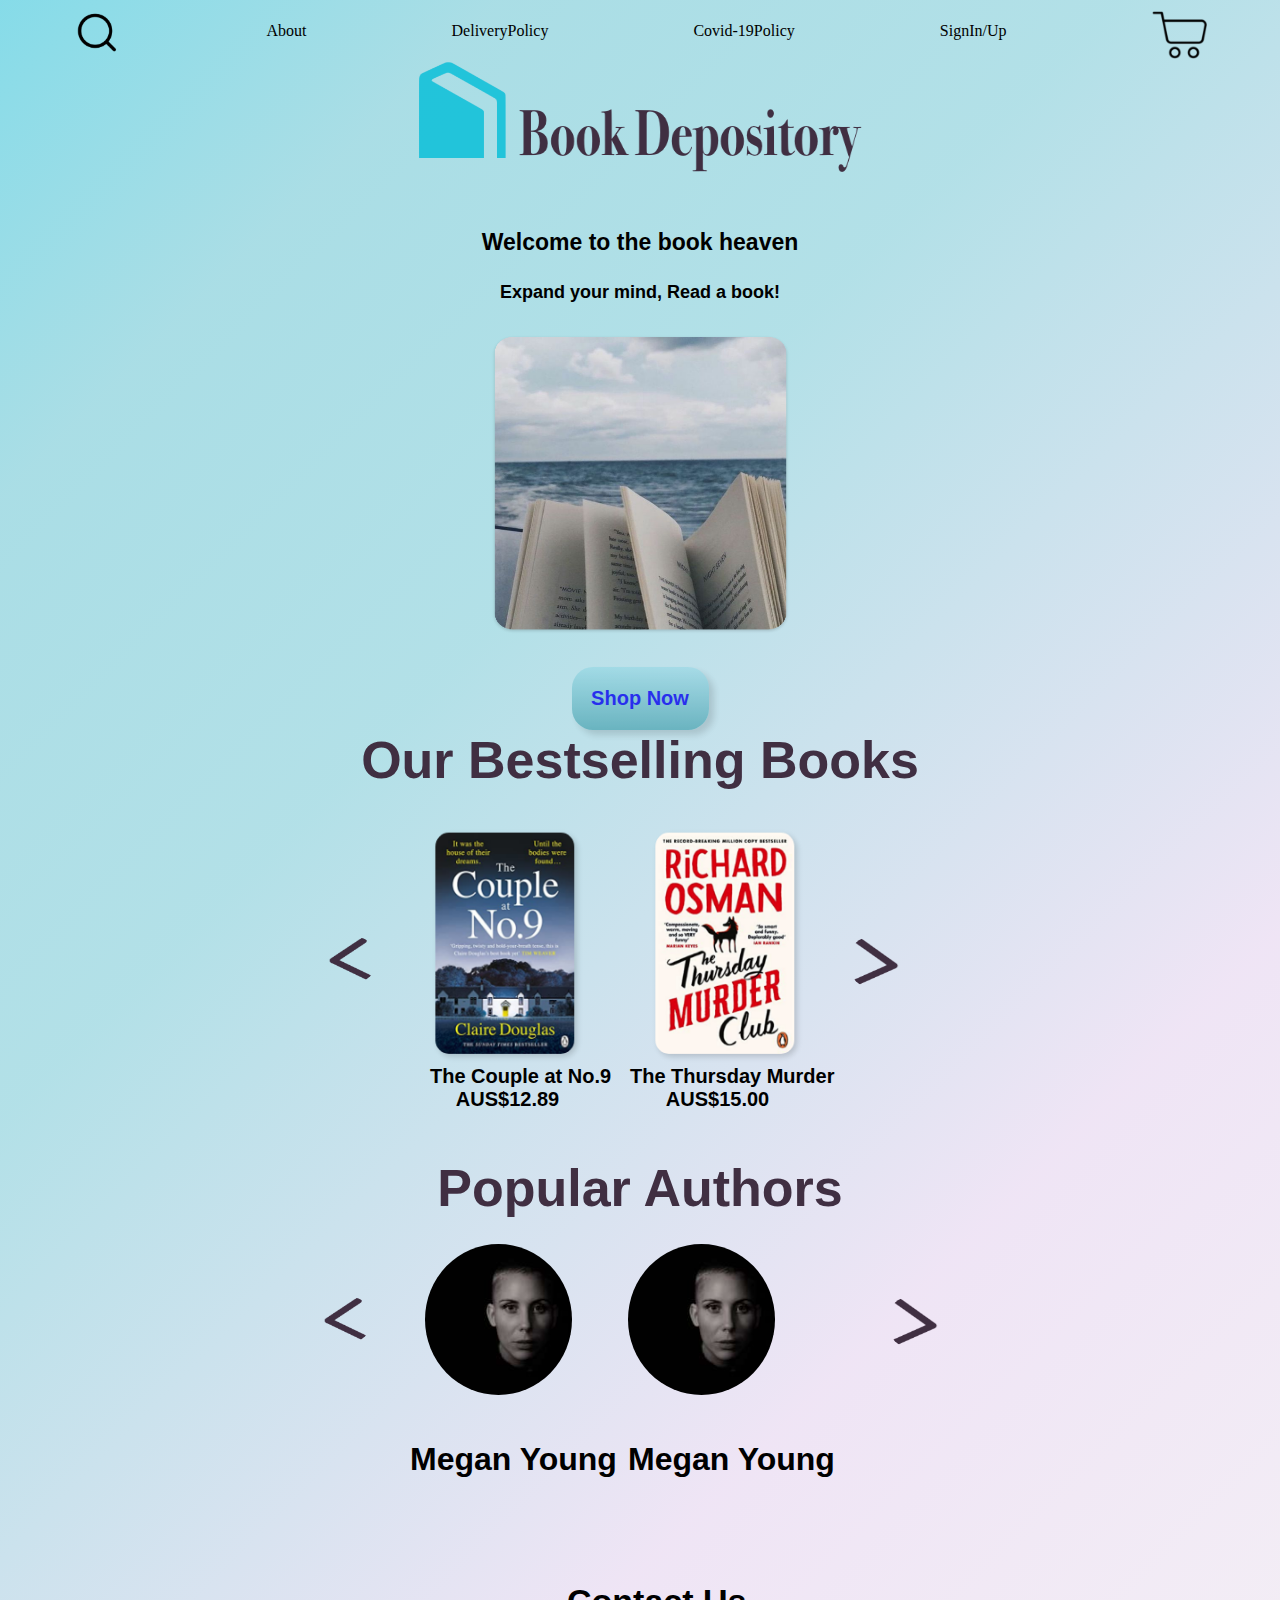
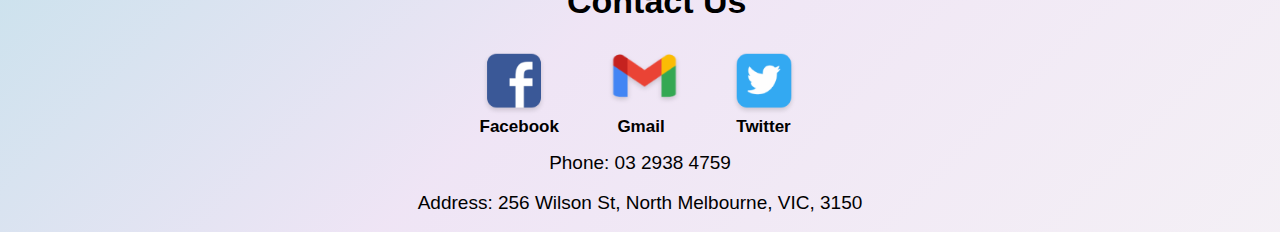
<file: index.html>
<!DOCTYPE html>
<html lang="en">
<head>
    <meta charset="UTF-8">
    <meta http-equiv="X-UA-Compatible" content="IE=edge">
    <meta name="viewport" content="width=device-width, initial-scale=1.0">
    <title>BD-Homepage</title>
    <link rel="stylesheet" href="./css/homepage.css">
</head>

<body>
    <div class="box">
        <!-- heading section -->
        <header>
            <ul class="heading">
                <li>
                    <img class="src1" src="./img/searching_icon.png" alt="">
                    <div class="dianji" id="dianji">
                        <!-- create hamburger bar -->
                        <div></div>
                        <div></div>
                        <div></div>
                    </div>
                    <!-- side bar menu set up -->
                    <!-- <span id="x" class="x">X</span> -->
                    <div class="yincang" id="yincang">
                        <span id="x" class="x">X</span>
                        <span>Menu Bar</span>
                        <span>Sign In/Up</span>
                        <span>Delivery Policy</span>
                        <span>Covid-19 Policy</span>
                        <span>About</span>
                    </div>
                    <!-- header for desktop version -->
                </li>
                <li>About</li>
                <li>DeliveryPolicy</li>
                <li>Covid-19Policy</li>
                <li>SignIn/Up</li>
                <li>
                    <a href="./cart.html"><img class="src2" src="./img/cart.png" alt=""></a>
                </li>
            </ul>
            <div class="logo"><img src="./img/logo.png" alt=""></div>
        </header>

        <!-- main body section -->
        <main>
            <div class="mainbody">
                <div class="mainbody-left">
                    <span>Welcome to the book heaven</span>
                    <span>Expand your mind, Read a book!</span>
                    <div class="mainbody-box"><a href="./product-searching.html"> <span>Shop Now</span></a></div>
                </div>
                <div class="mainbody-right"> <img src="./img/home_image.png" alt=""></div>
                <div class="mainbody1-box"> <a href="./product-searching.html"> <span>Shop Now</span></a></div>
            </div>
            <div class="booktitle"> Our Bestselling Books</div>
            <!-- best selling books section -->
            <div class="bestbook">
                <div><img src="./img/left_arrow.png" alt=""></div>
                <div>
                    <img src="./img/Book1.png" alt="">
                    <span>The Couple at No.9</span>
                    <span>AUS$12.89</span>
                </div>
                <div>
                    <img src="./img/Book2.png" alt="">
                    <span>The Thursday Murder</span>
                    <span>AUS$15.00</span>
                </div>
                <div>
                    <img src="./img/Book1.png" alt="">
                    <span>The Couple at No.9</span>
                    <span>AUS$12.89</span>
                </div>
                <div>
                    <img src="./img/Book2.png" alt="">
                    <span>The Thursday Murder</span>
                    <span>AUS$15.00</span>
                </div>
                <div>
                    <img src="./img/Book1.png" alt="">
                    <span>The Couple at No.9</span>
                    <span>AUS$12.89</span>
                </div>
                <div><img src="./img/right_arrow.png" alt=""></div>
            </div>

            <span class="authortitle">Popular Authors</span>
            <!-- popular authors section -->
            <div class="popauthor">
                <div><img src="./img/left_arrow.png" alt=""></div>
                <div>
                    <img src="./img/face1.png" alt="">
                    <span>Ella Kowk</span>
                </div>
                <div>
                    <img src="./img/face2.png" alt="">
                    <span><span>Ella Kowk</span></span>
                </div>
                <div>
                    <img src="./img/face3.png" alt="">
                    <span>Megan Young</span>
                </div>
                <div>
                    <img src="./img/face1.png" alt="">
                    <span>Ella Kowk</span>
                </div>
                <div>
                    <img src="./img/face2.png" alt="">
                    <span>Anna Walson</span>
                </div>
                <div>
                    <img src="./img/face3.png" alt="">
                    <span>Megan Young</span>
                </div>
                <div><img src="./img/right_arrow.png" alt=""></div>
            </div>

            
        </main>
        <!-- footer -->
        <div class="downfooter"> <span>Contact Us</span></div>
        <footer>
            <div class="bottom">
                <div>
                    <img src="./img/facebook.png" alt="">
                    <span>Facebook</span>
                </div>
                <div>
                    <img src="./img/gmail.png" alt="">
                    <span>Gmail</span>
                </div>
                <div>
                    <img src="./img/twitter.png" alt="">
                    <span>Twitter</span>
                </div>
            </div>

<!-- contract info section -->
            <div class="phone"><p>Phone: 03 2938 4759</p></div>
            <div class="b-address"><p>Address: 256 Wilson St, North Melbourne, VIC, 3150</p></div>
        </footer>
    </div>
</body>
<!-- set up side bar function -->
<script>
    var yincang = document.getElementById('yincang');
    var dianji = document.getElementById('dianji');
    var x = document.getElementById('x');
    dianji.onclick = function () {
        yincang.style.display = "block";
        dianji.style.display = "none";
        x.style.display = "block";
    }
    x.onclick = function () {
        yincang.style.display = "none";
        dianji.style.display = "block";
        x.style.display = "none";
    }
</script>

</html>
</file>
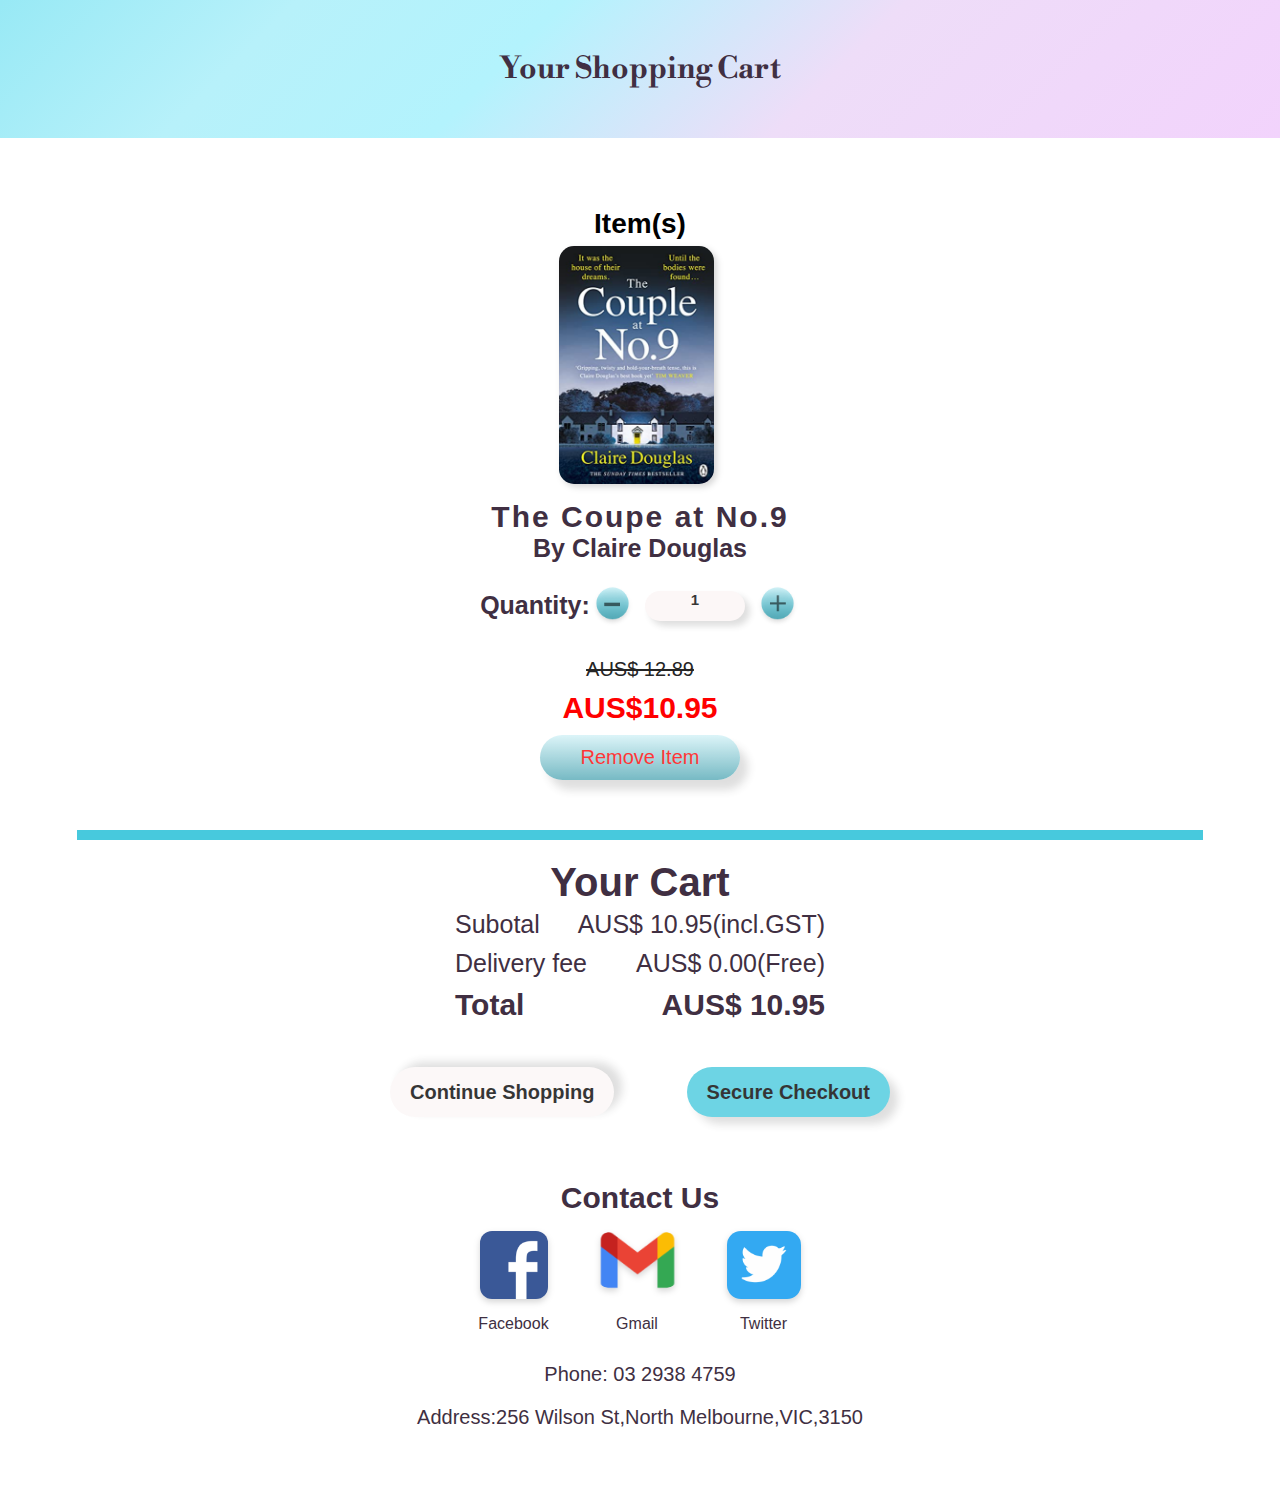
<file: cart.html>
<!DOCTYPE html>
<html lang="en">
<head>
  <meta charset="UTF-8">
  <meta http-equiv="X-UA-Compatible" content="IE=edge">
  <meta name="viewport" content="width=device-width, initial-scale=1.0">
  <title>BD-Cart</title>
  <link rel="stylesheet" href="./css/cart.css">
</head>

<body>
<!-- heading -->
  <nav>
    <div class="heading">Your Shopping Cart</div>
  </nav>
  <header>
    <div class="box d-flex">
      <div class="box_img">
        <p>Item(s)</p>
        <img src="./img/Book1.png" alt="">
      </div>
      <div class="box_p d-flex ">
        <p>The Coupe at No.9 </p>
        <p> By Claire Douglas</p>
      </div>
      <!-- plus and minus function -->
    <div class="operation">
      <div class="box-comput d-flex ai-c">
        <p>Quantity:</p>
        <div class="calculation"></div>
         <img src="./img/jian.png" class="minus">
         <span>1</span>
         <img src="./img/jia.png" class="plus">
       </div>
    </div>
      <div class="box-num d-flex">
        <p><del>AUS$ 12.89</del></p>
        <div>
          <span>AUS$10.95</span>
          <span>(Save 15%)</span>
        </div>
        <div>Remove Item</div>
      </div>
    </div>
  </header>
  <footer>
    <p>Your Cart</p>
    <div class="f-box">
      <div>
        <span>Subotal</span>
        <span>AUS$ 10.95(incl.GST)</span>
      </div>
      <div>
        <span>Delivery fee</span>
        <span>AUS$ 0.00(Free)</span>
      </div>
      <div class="footer-total">
        <span>Total</span>
        <span class="font-p">AUS$ 10.95</span>
      </div>
    </div>
    <!-- buttons -->
    <div class="f-button d-flex">
      <a href="./product-searching.html">
        <div class="f-b-1">Continue Shopping</div>
      </a>
      <a href="./checkout.html">
        <div class="f-b-2">Secure Checkout</div>
      </a>
    </div>
  </footer>
  <!-- footer -->
  <div class="foot d-flex">
    <p class="foot-p1">Contact Us</p>
    <div class="foot-box d-flex d-ai-c">
      <div>
        <img src="./img/facebook.png">
        <p>Facebook</p>
      </div>
      <div>
        <img src="./img/gmail.png">
        <p class="foot-box-p">Gmail</p>
      </div>
      <div>
        <img src="./img/twitter.png">
        <p>Twitter</p>
      </div>
    </div>
    <p class="foot-p2">Phone: 03 2938 4759</p>
    <p class="foot-p3">Address:256 Wilson St,North Melbourne,VIC,3150</p>
  </div>
  <!-- <script src="./js/quantity.js"></script> -->
</body>

</html>
</file>
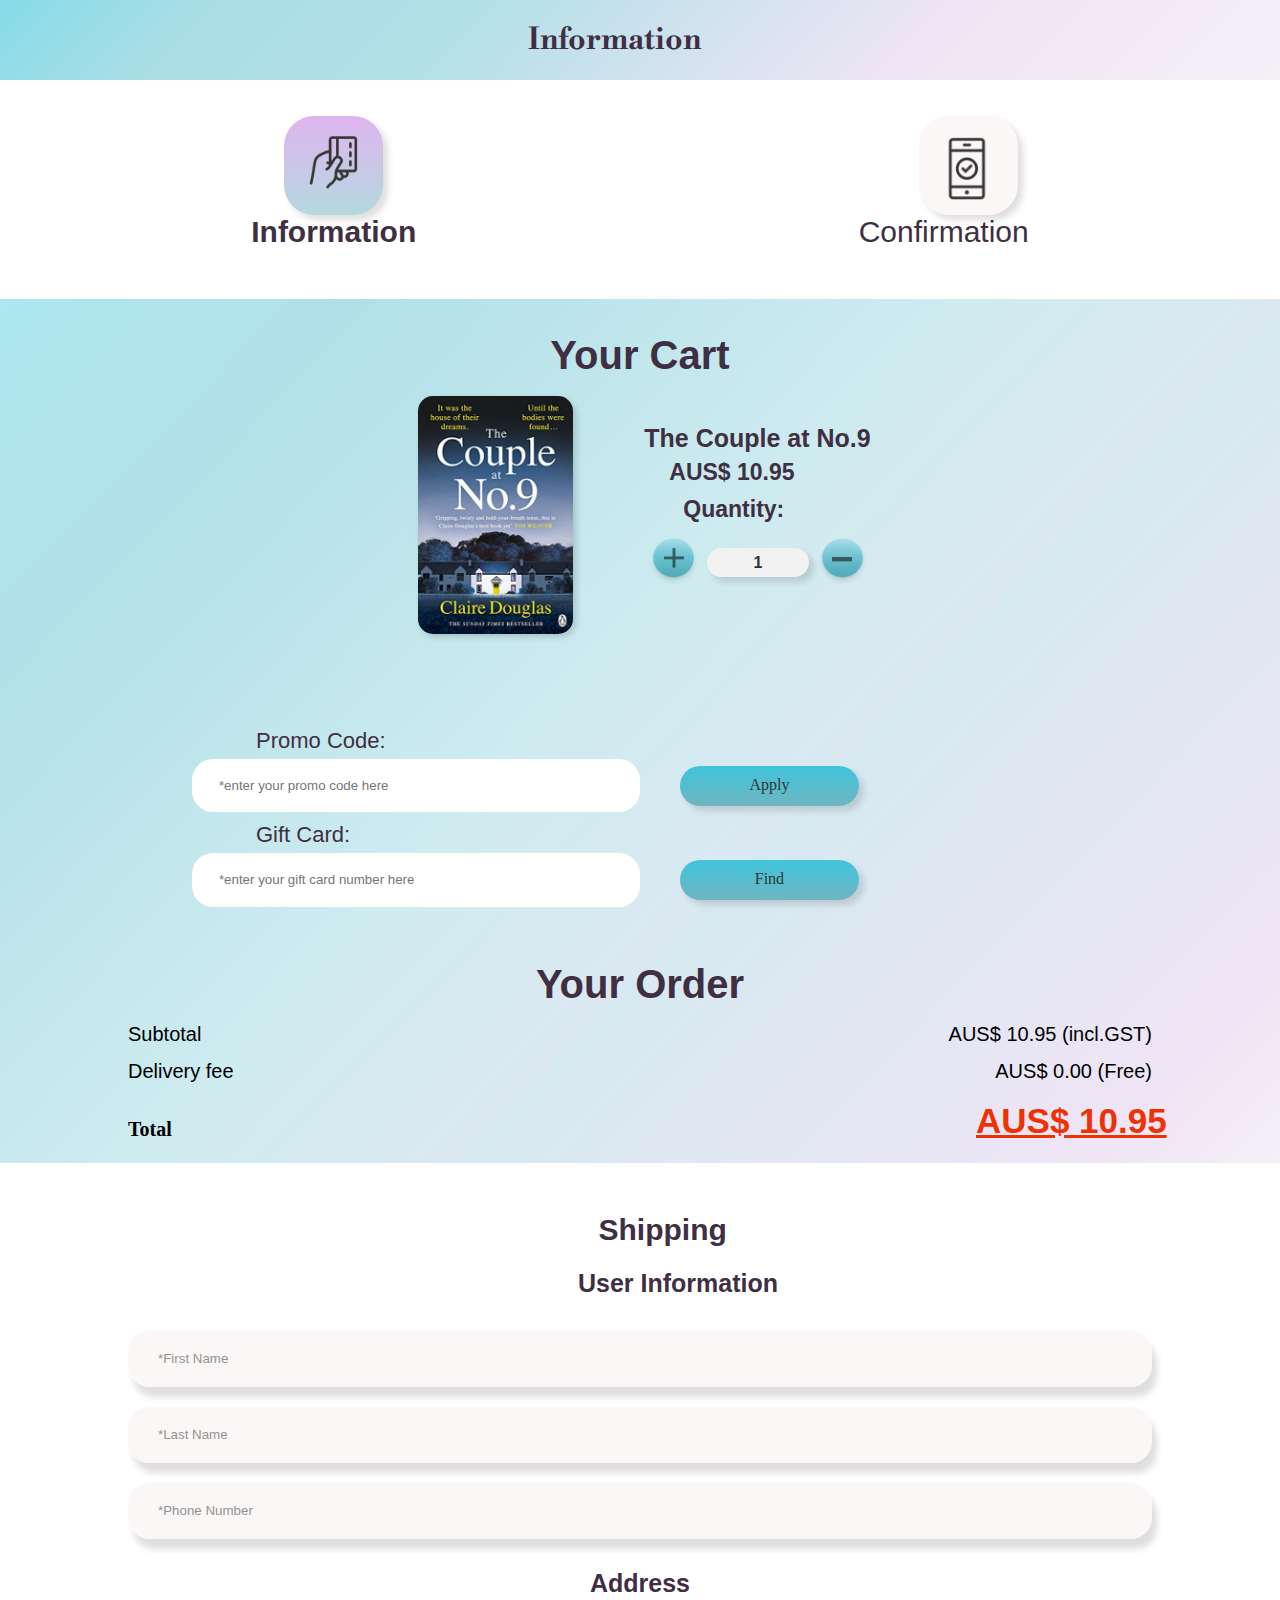
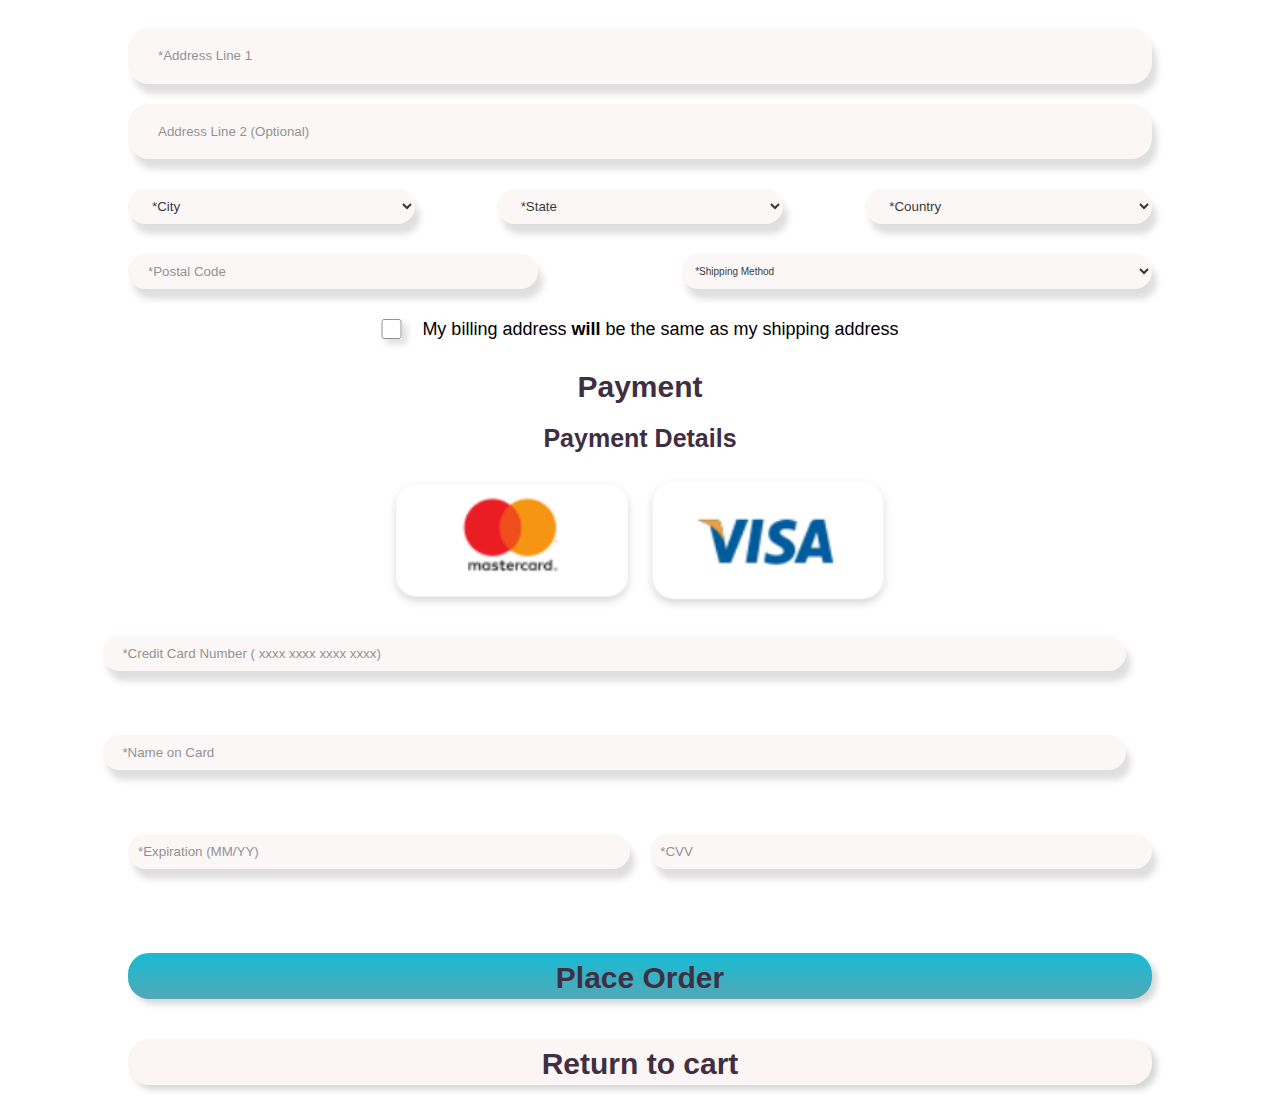
<file: checkout.html>
<!DOCTYPE html>
<html lang="en">
<head>
    <meta charset="UTF-8">
    <meta http-equiv="X-UA-Compatible" content="IE=edge">
    <meta name="viewport" content="width=device-width, initial-scale=1.0">
    <title>BD-Checkout</title>
    <link rel="stylesheet" href="./css/checkout-heading.css">
    <link rel="stylesheet" href="./css/checkout-main.css">
</head>
<body>
    <div class="box">
        <!-- heading -->
        <header>
            <div class="heading">
                <span>Information</span>
                <span>Shipping</span>
            </div>
        </header>
        <!-- main section -->
        <main>
            <!-- top step guide section -->
            <div class="heading-main">
                <div class="heading-main-1">
                    <div class="information">
                        <img src="./img/information.png" alt="">
                    </div>
                    <span>Information </span>
                </div>
                <div class="heading-main-2">
                    <div class="confirmation">
                        <img src="./img/confirmation.png" alt="">
                    </div>
                    <span>Confirmation</span>
                </div>
            </div>

    </div>
    <div class="zmr">
        <!-- cart container -->
        <div class="main-left">
            <div class="main-heading">
                <span>Your Cart</span>
            </div>
            <div class="main-main">
                <div class="book">
                    <img src="./img/Book1.png" alt="">
                </div>
                <div class="main-main-right">
                    <span>The Couple at No.9</span>
                    <span class="s1">AUS$ 10.95</span>
                    <span>Quantity:</span>
                    <div class="main-main-footer">
                        <div class="plus"><img src="./img/jia.png" alt=""></div>
                        <span>1</span>
                        <div class="minus"><img src="./img/jian.png" alt=""></div>
                    </div>
                </div>
            </div>
            <div class="main-footer">
                <span class="main-footer-span">Promo Code:</span>
                <div class="footer-input">
                    <input type="text" placeholder="*enter your promo code here">
                    <span>Apply</span>
                </div>
                <span class="main-footer-span">Gift Card:</span>
                <div class="footer-input">
                    <input type="text" placeholder="*enter your gift card number here">
                    <span>Find</span>
                </div>
                <div class="your-order">Your Order</div>
                <div class="main-footer-box">
                    <div class="span-1">
                        <span>Subtotal</span>
                        <span>AUS$ 10.95 (incl.GST)</span>
                    </div>
                    <div class="span-2">
                        <span>Delivery fee</span>
                        <span>AUS$ 0.00 (Free)</span>
                    </div>
                    <div class="span-3">
                        <span>Total</span>
                        <span class="ss3">AUS$ 10.95</span>
                    </div>
                </div>
            </div>
        </div>
        <!-- fill in information -->
        <div class="main-right">
            <div class="right-shipping">
                <span>Shipping</span>
                <span>User Information</span>
                <div class="main-User">
                    <input type="text" placeholder="*First Name">
                    <input type="text" placeholder="*Last Name ">
                    <input type="text" placeholder="*Phone Number">
                </div>
                <p class="Address">Address</p>
                <div class="AddressInput">
                    <input type="text" placeholder="*Address Line 1">
                    <input type="text" placeholder="Address Line 2 (Optional)">
                </div>
                <div class="right-option">
                    <select>
                        <option>*City</option>
                        <option>Sydney</option>
                        <option>Melbourne</option>
                        <option>Queensland</option>
                    </select>
                    <select>
                        <option>*State</option>
                        <option>VIC</option>
                        <option>NSW</option>
                        <option>QSL</option>
                    </select>
                    <select>
                        <option>*Country</option>
                        <option>Australia</option>
                    
                    </select>

                </div>
                <div class="right-method-option">
                    <input type="text" placeholder="*Postal Code">
                    <select>
                        <option>*Shipping Method</option>
                        <option>Standard Delivery (3-5days)</option>
                        <option>Express Delivery (5-7days)</option>
                    </select>

                </div>
                <div class="tick">
                    <input type="checkbox">
                    <p>
                        My billing address <b>will</b> be the same as my shipping address
                    </p>
                </div>
            </div>

            <div class="right-payment">
                <span>Payment</span>
                <span>Payment Details</span>
                <div class="method-img">
                    <img src="./img/pay_method1.png" alt="">
                    <img src="./img/pay_method2.png" alt="">
                </div>
                <input class="card-number" type="text" placeholder="*Credit Card Number ( xxxx xxxx xxxx xxxx) ">
                <input class="card-name" type="text" placeholder="*Name on Card">
                <div class="right-input11">
                    <input class="expitation" type="text" placeholder="*Expiration (MM/YY) ">
                    <input class="cvv" type="text" placeholder="*CVV  ">
                </div>
                <!-- web jumping options for checkout page -->
                <div class="footer-btn">
                    <a href="./confirmation.html">
                        <span class="place-order">Place Order</span>
                    </a>
                    <a href="./cart.html">
                        <span class="return-cart">Return to cart</span>
                    </a>
                    
                </div>
            </div>
        </div>

    </div>
    </main>
    <script src="./js/quantity.js"></script>
</body>

</html>
</file>
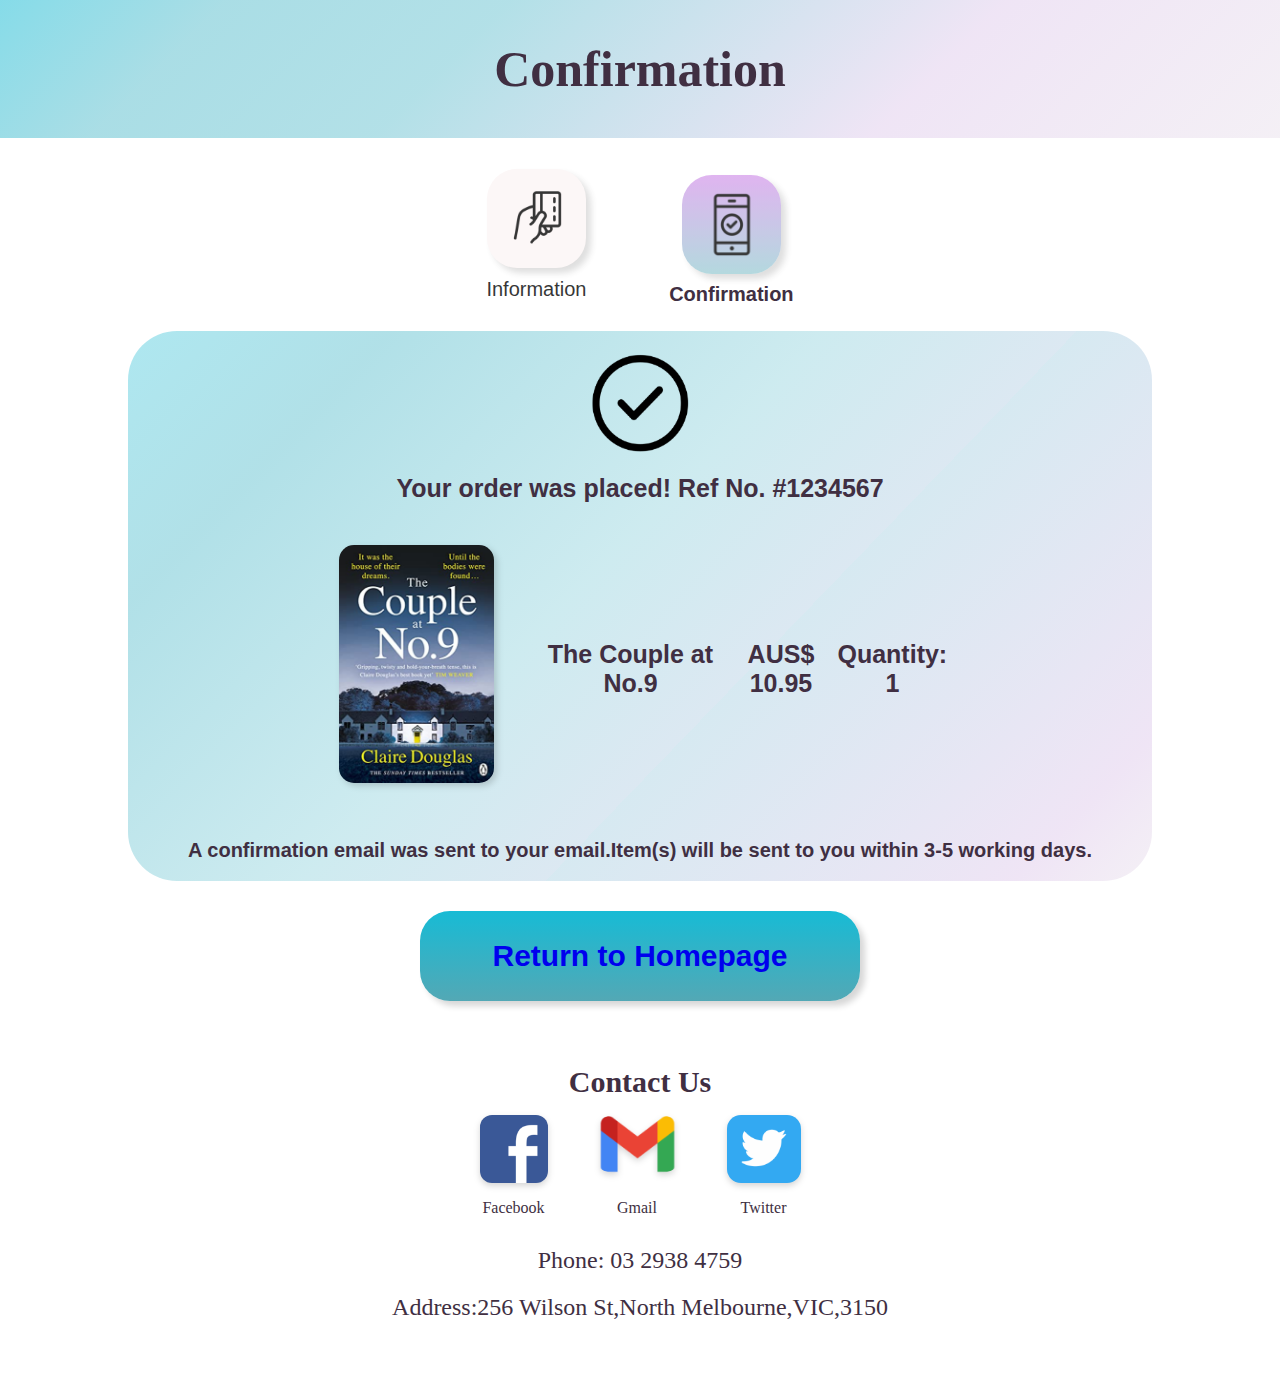
<file: confirmation.html>
<!DOCTYPE html>
<html lang="en">
<head>
  <meta charset="UTF-8">
  <meta http-equiv="X-UA-Compatible" content="IE=edge">
  <meta name="viewport" content="width=device-width, initial-scale=1.0">
  <title>BD-Confirmation</title>
  <link rel="stylesheet" href="./css/confirmation.css">
</head>

<body>
  <nav>
    <div class="nav">Confirmation</div>
  </nav>
  <!-- heading -->
  <header>
    <div class="box">
      <div class="box_header">
        <!-- horizontal navbar left option -->
        <div class="box_h_nav_l">
          <div> <img src="./img/information.png"></div>
          <span>Information</span>
        </div>
        <!-- horizontal navbar right option -->
        <div class="box_h_nav_r">
          <div> <img src="./img/confirmation.png"></div>
          <span>Confirmation</span>
        </div>

      </div>
<!-- confirmation box container -->
      <div class="box_body">
        <div class="box_body_title"><img src="./img/tick.png"></div>
        <div class="box_body_p">
          <span>Your order was placed!</span>
          <span>Ref No. #1234567</span>
        </div>
        <div class="box_body_book">
          <div><img src="./img/Book1.png"></div>
          <div class="box_body_sp">
            <span>The Couple at No.9</span>
            <span>AUS$ 10.95</span>
            <span>Quantity: 1</span>
          </div>
        </div>
        <div class="box_body_p2">
          <p> A confirmation email was sent to your email.</p>
          <p>
            Item(s) will be sent to you within 3-5
            working days.</p>
        </div>
      </div>

      <div class="box_body_return">
        <a href="./index.html">
          <span>Return to Homepage</span>
        </a>
      </div>
    </div>
  </header>
  <!-- footer -->
  <div class="foot d-flex">
    <p class="foot-p1">Contact Us</p>
    <div class="foot-box d-flex d-ai-c">
      <div>
        <img src="./img/facebook.png">
        <p>Facebook</p>
      </div>
      <div>
        <img src="./img/gmail.png">
        <p class="foot-box-p">Gmail</p>
      </div>
      <div>
        <img src="./img/twitter.png">
        <p>Twitter</p>
      </div>
    </div>
    <p class="foot-p2">Phone: 03 2938 4759</p>
    <p class="foot-p3">Address:256 Wilson St,North Melbourne,VIC,3150</p>
  </div>
</body>

</html>
</file>
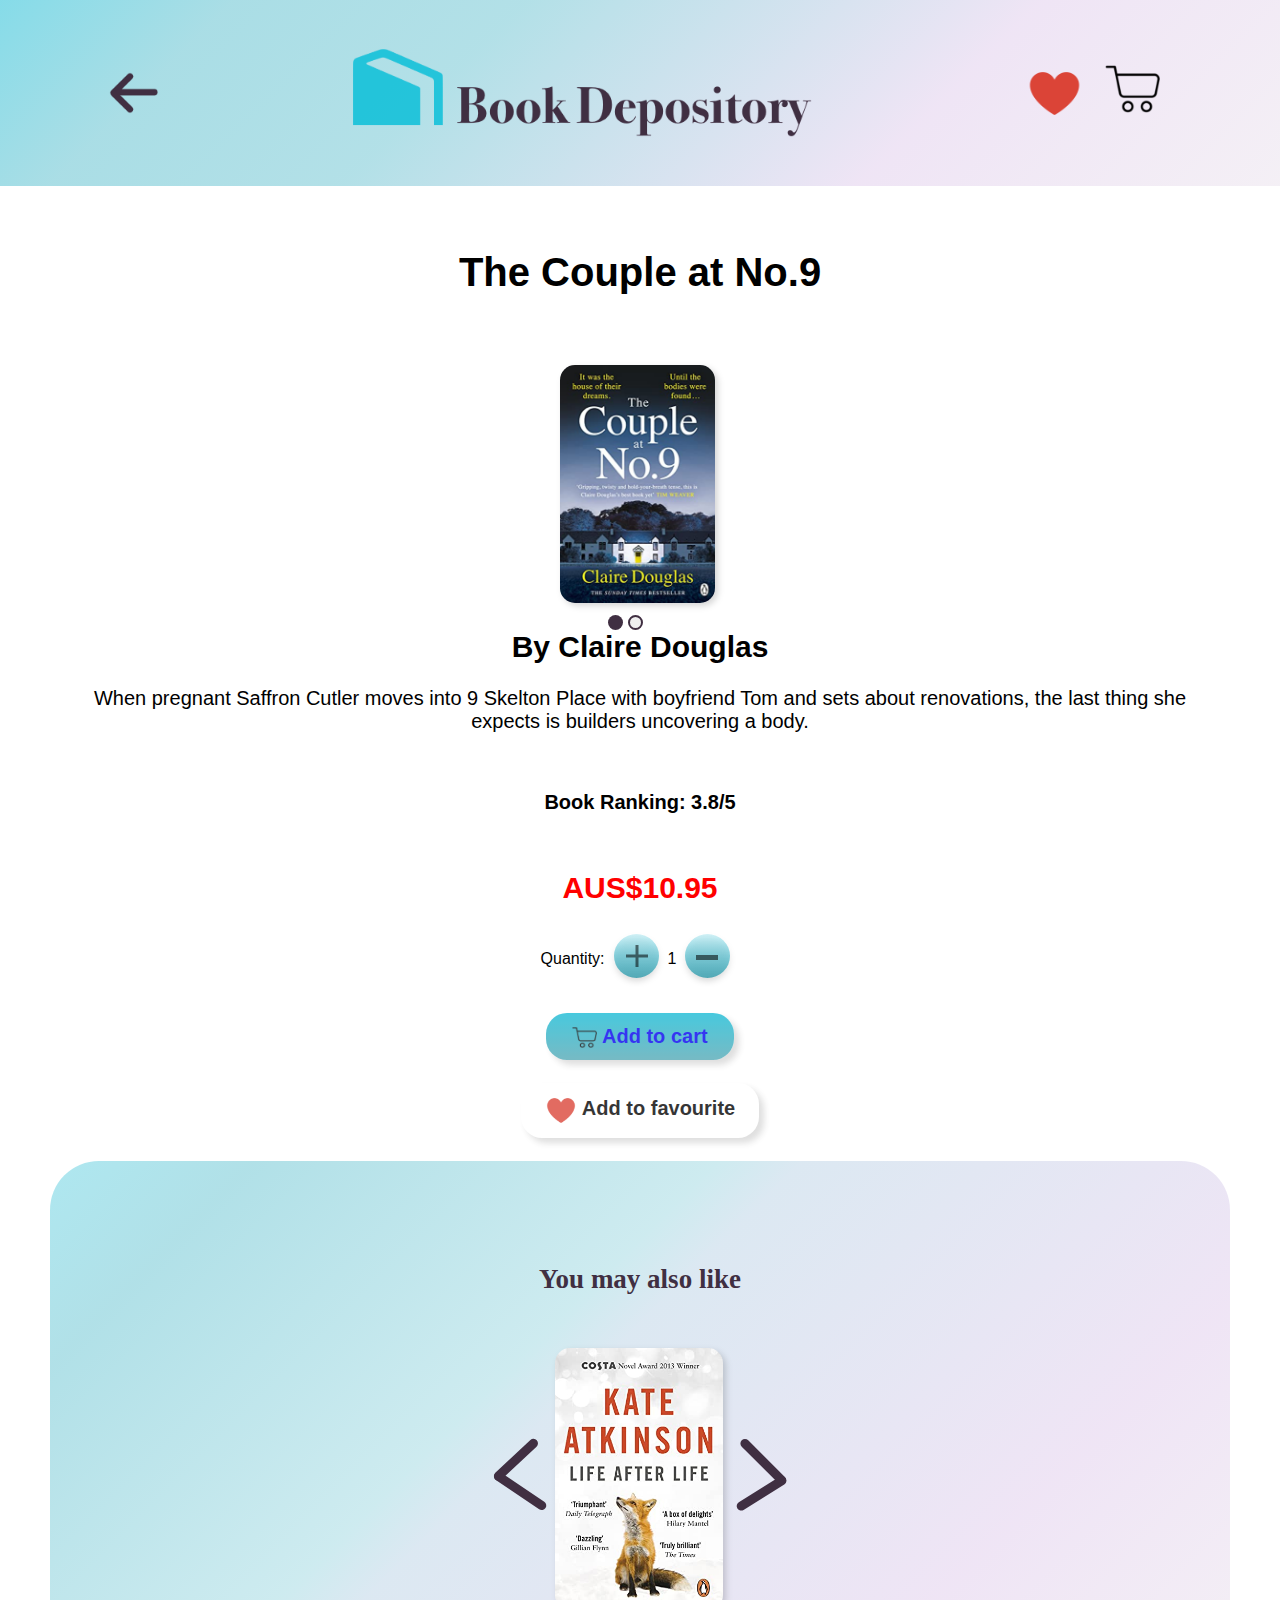
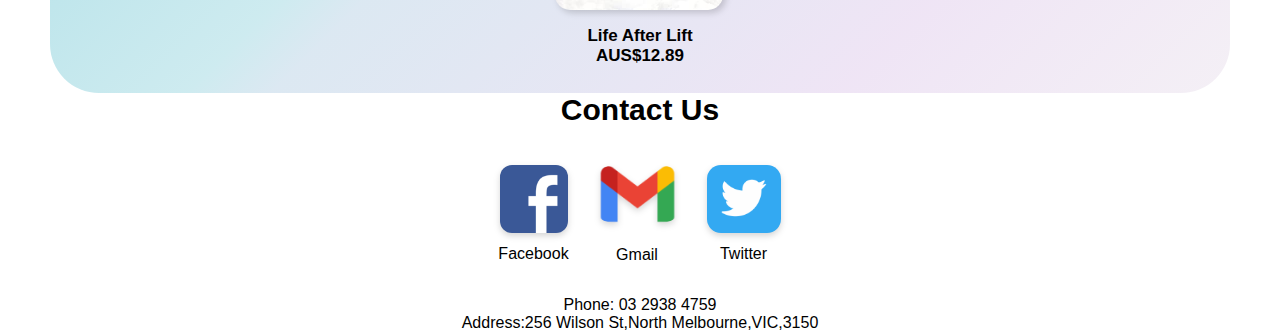
<file: individual-display.html>
<!DOCTYPE html>
<html lang="en">
<head>
  <meta charset="UTF-8">
  <meta http-equiv="X-UA-Compatible" content="IE=edge">
  <meta name="viewport" content="width=device-width, initial-scale=1.0">
  <title>BD-display</title>
  <link rel="stylesheet" href="./css/individual-main.css">
</head>
<body>
  <div class="box">
    <!-- heading -->
    <header>
      <ul class="heading">
        <li>
          <a href="./product-searching.html">
            <img src="./img/return.png" alt="">
          </a>
          
        </li>
        <li>
          <img src="./img/logo.png" alt="">
        </li>
        <li>
          <img src="./img/heart.png" alt="">
          <img src="./img/cart.png" alt="">
        </li>
    </header>

    <!-- main section -->
    <main>
      <!-- book covers section -->
      <div class="main-body">
        <div class="main-body-left">
          <p>The Couple at No.9</p>
          <div class="cover-back"><img src="./img/backcover.png" alt=""></div>
          <div class="cover-front"><img src="./img/Book1.png" alt=""></div>
          <div class="btn">
            <button class="btn1"></button>
            <button class="btn2"></button>
          </div>
        </div>
        <!-- book descriptions section -->
        <div class="main-body-right">
          <span class="main-body-right-s1">The Couple at No.9</span>
          <span class="main-body-right-s2">By Claire Douglas</span>
          <span class="main-body-right-s3">Book Ranking: 3.8/5</span>
          <span class="main-body-right-s4">When pregnant Saffron Cutler moves into 9 Skelton Place
            with boyfriend Tom
            and sets about renovations, the last
            thing she expects is builders uncovering a body.
          </span>
          <span class="main-body-right-s5">Book Ranking: 3.8/5</span>
          <div class="main-body-box">
            <div class="main-body-left-box">
              <div class="main-body-left-box-span2"> <span>AUS$10.95</span></div>
              <div class="main-body-left-box1">
                <span>Quantity:</span>
                <div class="plus"><img src="./img/jia.png" alt=""></div>
                <span>1</span>
                <div class="minus"><img src="./img/jian.png" alt=""></div>
              </div>
              <div class="main-body-left-box-span"> <span>AUS$10.95</span> <span>(Save 15%)</span></div>
            </div>
            <div class="main-body-right-box">
              <div class="cart-main">
                <img src="./img/cart.png">
                <a href="./cart.html">
                  <span>Add to cart </span>
                </a>
                
              </div>
              <div class="heart-main">
                <img src="./img/heart.png">
                <span>Add to favourite</span>
              </div>
            </div>
          </div>
        </div>
      </div>
  </div>
  </div>
  </main>

<!-- you may also like section -->
  <div>
    <div class="like-content">
      <div class="like-wrap">
        <div class="like-title">
          <h1  style="margin:2rem">You may also like</h1>
        </div>
        <ul class="like-info">
          <li>
            <a href="#">
              <img src="./img/left_arrow.png" alt="">
            </a>

          </li>
          <li>
            <a href="">
              <img src="./img/Book1.png" alt="" class="img-info1">
            </a>
            <span>The Couple at No.9
              AUS$ 10.95
            </span>
          </li>
          <li>
            <a href="">
              <img src="./img/Book2.png" alt="" class="img-info2">
            </a>
            <span>The Thursday Murder
              AUS$ 15.00
            </span>
          </li>
          <li>
            <a href="">
              <img src="./img/Book3.png" alt="" class="img-info3">

            </a>
            <span>The Couple at No.9
              AUS$ 10.95
            </span>
          </li>
          <li>
            <a href="">
              <img src="./img/Book4.png" alt="" class="img-info4">
            </a>
            <span>The Couple at No.9
              AUS$ 10.95
            </span>
          </li>
          <li>
            <a href="#">
              <img src="./img/right_arrow.png" alt="">
            </a>
          </li>
          <li class="maylike-info">
            <p>Life After Lift</p>
            <p>AUS$12.89</p>
          </li>
        </ul>
      </div>

<!-- footer -->
    </div>
    <div class="foot d-flex">
      <p class="foot-p1">Contact Us</p>
      <div class="foot-box d-flex d-ai-c">
        <div>
          <img src="./img/facebook.png">
          <p>Facebook</p>
        </div>
        <div>
          <img src="./img/gmail.png">
          <p class="foot-box-p">Gmail</p>
        </div>
        <div>
          <img src="./img/twitter.png">
          <p>Twitter</p>
        </div>
      </div>
      <p class="foot-p2">Phone: 03 2938 4759</p>
      <p class="foot-p3">Address:256 Wilson St,North Melbourne,VIC,3150</p>
    </div>

    
    </footer>
  </div>
</body>
<!-- <script src="./js/quantity.js"></script> -->
</html>
</file>
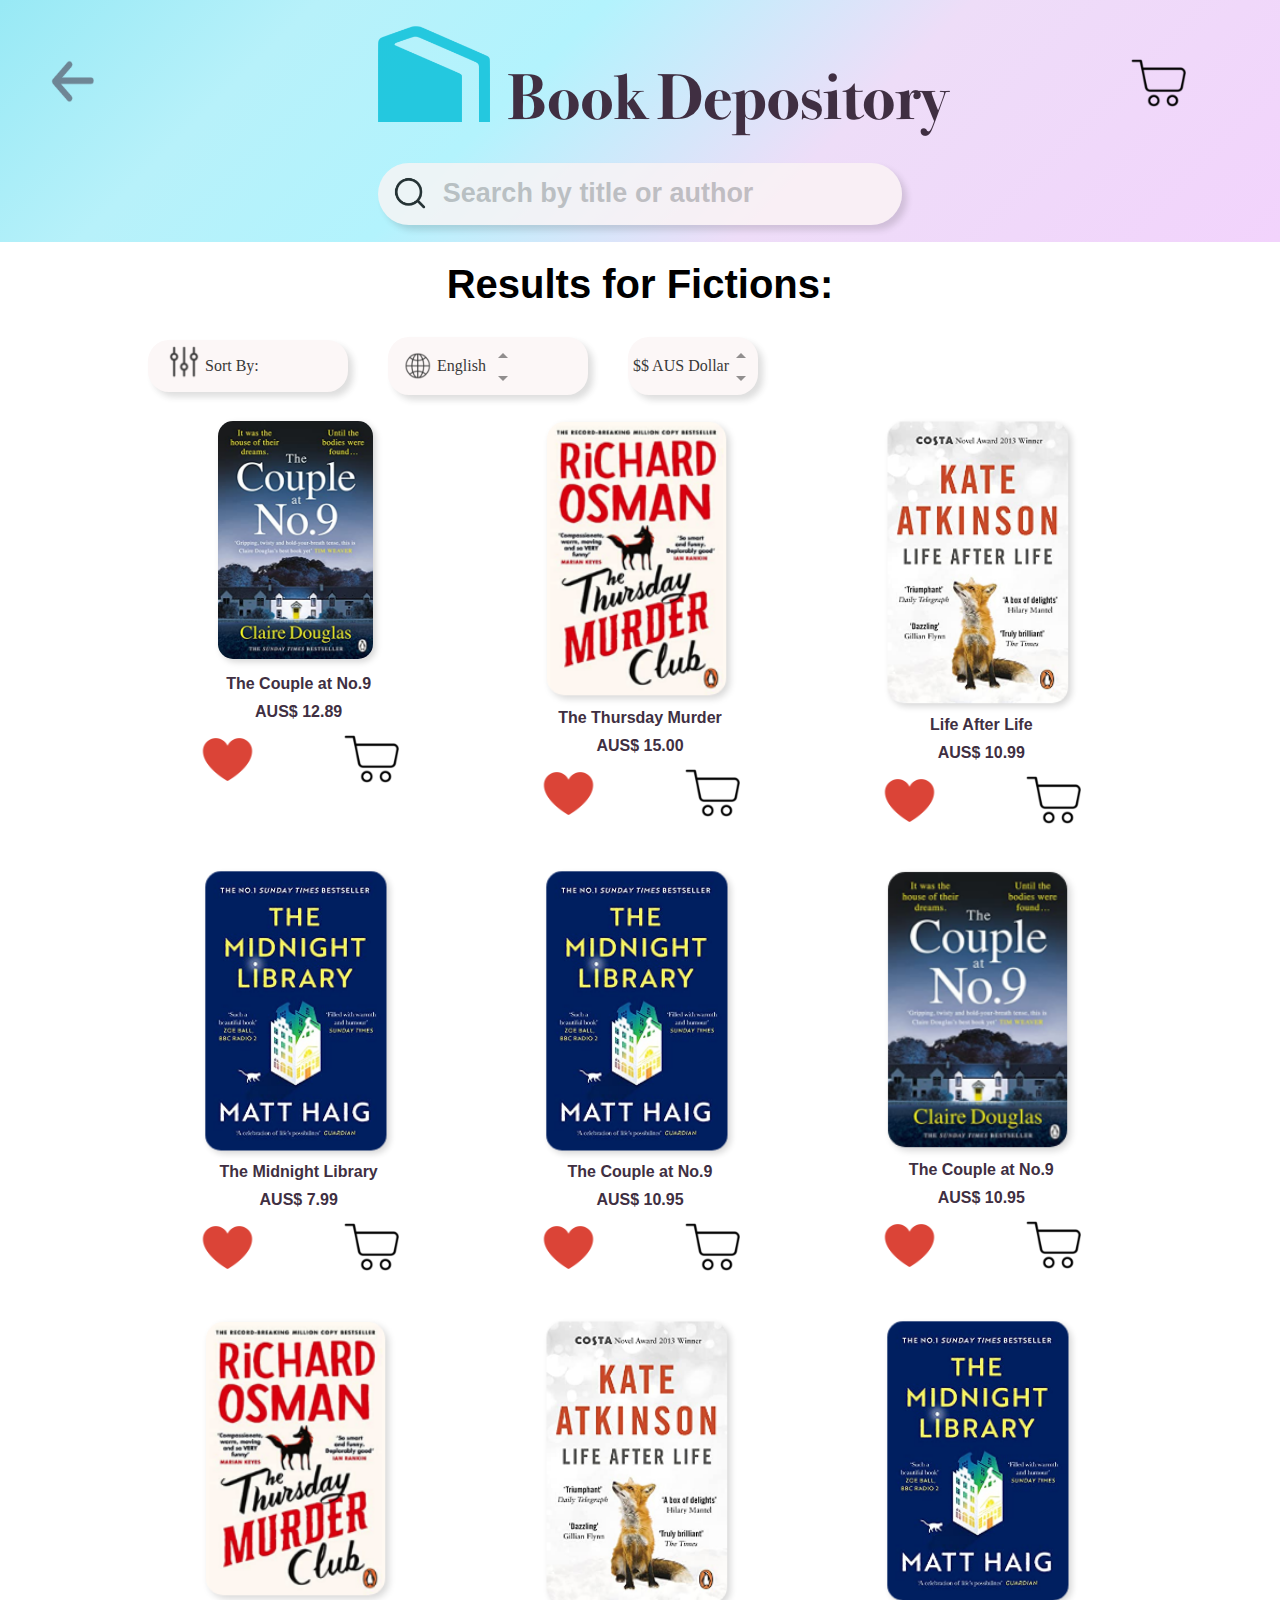
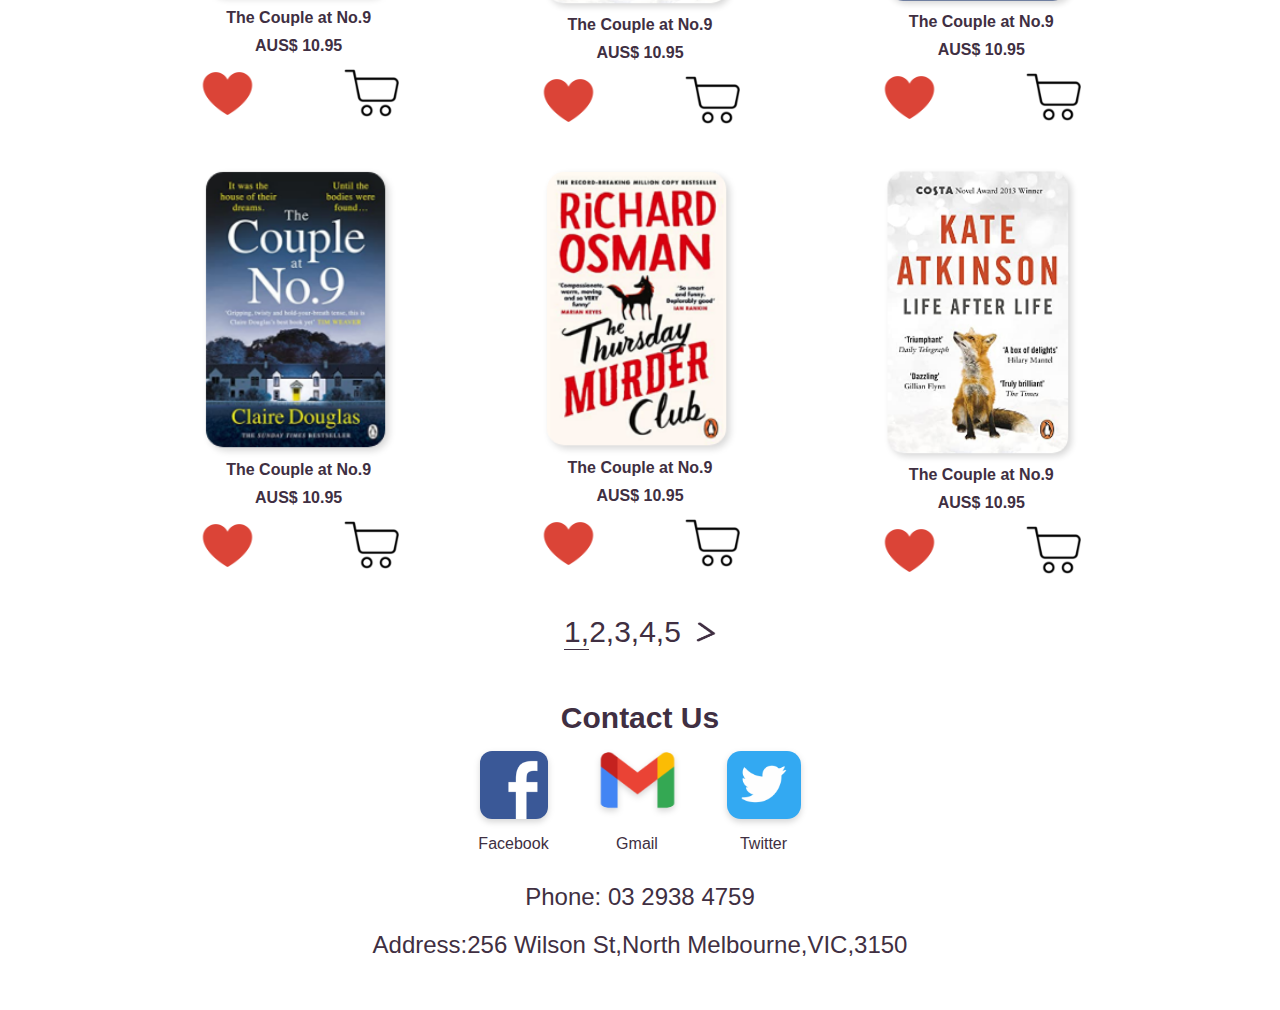
<file: product-searching.html>
<!DOCTYPE html>
<html lang="en">
<head>
  <meta charset="UTF-8">
  <meta http-equiv="X-UA-Compatible" content="IE=edge">
  <meta name="viewport" content="width=device-width, initial-scale=1.0">
  <title>BD-searching</title>
  <link rel="stylesheet" href="./css/searching.css">
</head>

<body>
  <div>
    <!-- header -->
    <nav>
      <div class="nav">
        <div class="nav-top">
          <div class="nav-t-1"><a href="./index.html"><img src="./img/return.png"></a></div>
          <div class="nav-t-2">
            <div><img src="./img/logo.png"></div>
          </div>
          <div class="nav-t-3">
            <div>
              <img src="./img/heart.png">
              <img src="./img/cart.png">
            </div>
          </div>
        </div>
        <!-- create drop down menu -->
        <div class="nav-select">
          <div>
            <select>
              <option>Catagories</option>
              <option>Fictions</option>
              <option>Children</option>
              <option>Cookings</option>
              <option>Languages</option>
              <option>Culture</option>
              <option>Romance</option>
            </select>
          </div>
        </div>
        <div class="nav-bottom">
          <!-- searching bar -->
          <div class="searching-input">
            <img src="./img/searching_icon.png" alt="">
            <input type="text" placeholder="Search by title or author"></div>
        </div>
      </div>

    </nav>
    <!-- main body section -->
    <header>
      <!-- left hand side for catagories lisitng -->
      <div class="header-l">
        <div>Catagories</div>
        <div>Children</div>
        <div>Fictions</div>
        <div>Cookings</div>
        <div>Languages</div>
        <div>Culture</div>
        <div>Romance</div>
      </div>
      <!-- right hand side for books listing -->
      <div class="header-r">
        <!-- right hand side horizontal title  -->
        <p class="h-title-p">Results for Fictions:</p>
        <!-- right heading -->
        <!-- d-ai-c stands for align-items: center -->
        <div class="h-title d-ai-c">
          <div class="filter filter1 d-flex d-ai-c">
            <img src="./img/filter.png">
            <span>Sort By:</span>
          </div>
          <div class="h-t-bigBox">
            <!-- insert filter options -->
            <div class="filter filter2 h-title-2 d-flex d-ai-c">
              <img src="./img/language.png">
              <span>English</span>
              <div>
                <img src="./img/down_arrow.png" alt="">
                <img src="./img/top_arrow.png" alt="">
              </div>
            </div>
            <div class="filter filter3 d-flex h-title-3 d-ai-c ">
              <span class="h-t-s1">$$ Australian Dollar</span>
              <span class="h-t-s2">$$ AUS Dollar</span>
              <div>
                <img src="./img/down_arrow.png" alt="">
                <img src="./img/top_arrow.png" alt="">
              </div>
            </div>
          </div>
        </div>
        <!-- book listings body horizontal right hand side -->
        <div class="h-r-body">
          <div class="d-flex h-r-Big-box">
            <div class="h-r-box">
              <a href="./individual-display.html">
                <img src="./img/Book1.png">
              </a>
              <p>The Couple at No.9</p>
              <p>AUS$ 12.89</p>
              <div class="h-r-b d-flex d-ai-c d-js-b">
                <img src="./img/heart.png">
                <img src="./img/cart.png">
              </div>
            </div>
            <div class="h-r-box">
              <img src="./img/Book2.png">
              <p>The Thursday Murder</p>
              <p>AUS$ 15.00</p>
              <div class="h-r-b d-flex d-ai-c d-js-b">
                <img src="./img/heart.png">
                <img src="./img/cart.png">
              </div>
            </div>
            <div class="h-r-box">
              <img src="./img/Book3.png">
              <p>Life After Life</p>
              <p>AUS$ 10.99</p>
              <div class="h-r-b d-flex d-ai-c d-js-b">
                <img src="./img/heart.png">
                <img src="./img/cart.png">
              </div>
            </div>
            <div class="h-r-box">
              <img src="./img/Book4.png">
              <p>The Midnight Library</p>
              <p>AUS$ 7.99</p>
              <div class="d-flex d-ai-c d-js-b h-r-b">
                <img src="./img/heart.png">
                <img src="./img/cart.png">
              </div>
            </div>
            <div class="h-r-box">
              <img src="./img/Book4.png">
              <p>The Couple at No.9</p>
              <p>AUS$ 10.95</p>
              <div class="d-flex d-ai-c d-js-b h-r-b">
                <img src="./img/heart.png">
                <img src="./img/cart.png">
              </div>
            </div>
            <div class="h-r-box">
              <img src="./img/Book1.png">
              <p>The Couple at No.9</p>
              <p>AUS$ 10.95</p>
              <div class="d-flex d-ai-c d-js-b h-r-b">
                <img src="./img/heart.png">
                <img src="./img/cart.png">
              </div>
            </div>
            <div class="h-r-box">
              <img src="./img/Book2.png">
              <p>The Couple at No.9</p>
              <p>AUS$ 10.95</p>
              <div class="d-flex d-ai-c d-js-b h-r-b">
                <img src="./img/heart.png">
                <img src="./img/cart.png">
              </div>
            </div>
            <div class="h-r-box">
              <img src="./img/Book3.png">
              <p>The Couple at No.9</p>
              <p>AUS$ 10.95</p>
              <div class="d-flex d-ai-c d-js-b h-r-b">
                <img src="./img/heart.png">
                <img src="./img/cart.png">
              </div>
            </div>
            <div class="h-r-box d-none">
              <img src="./img/Book4.png">
              <p>The Couple at No.9</p>
              <p>AUS$ 10.95</p>
              <div class="d-flex d-ai-c d-js-b h-r-b">
                <img src="./img/heart.png">
                <img src="./img/cart.png">
              </div>
            </div>
            <div class="h-r-box d-none">
              <img src="./img/Book1.png">
              <p>The Couple at No.9</p>
              <p>AUS$ 10.95</p>
              <div class="d-flex d-ai-c d-js-b h-r-b">
                <img src="./img/heart.png">
                <img src="./img/cart.png">
              </div>
            </div>
            <div class="h-r-box d-none">
              <img src="./img/Book2.png">
              <p>The Couple at No.9</p>
              <p>AUS$ 10.95</p>
              <div class="d-flex d-ai-c d-js-b h-r-b">
                <img src="./img/heart.png">
                <img src="./img/cart.png">
              </div>
            </div>
            <div class="h-r-box d-none">
              <img src="./img/Book3.png">
              <p>The Couple at No.9</p>
              <p>AUS$ 10.95</p>
              <div class="d-flex d-ai-c d-js-b h-r-b">
                <img src="./img/heart.png">
                <img src="./img/cart.png">
              </div>
            </div>
          </div>
          <!-- pages -->
          <div class="down-pages">
            <span>1,</span>
            <span>2,</span>
            <span>3,</span>
            <span>4,</span>
            <span>5</span>
            <span><img src="./img/right_arrow.png" alt=""></span>
          </div>
          <!-- footer -->
          <div class="foot d-flex">
            <p class="foot-p1">Contact Us</p>
            <div class="foot-box d-flex d-ai-c">
              <div>
                <img src="./img/facebook.png">
                <p>Facebook</p>
              </div>
              <div>
                <img src="./img/gmail.png">
                <p class="foot-box-p">Gmail</p>
              </div>
              <div>
                <img src="./img/twitter.png">
                <p>Twitter</p>
              </div>
            </div>
            <p class="foot-p2">Phone: 03 2938 4759</p>
            <p class="foot-p3">Address:256 Wilson St,North Melbourne,VIC,3150</p>
          </div>
        </div>
      </div>


    </header>

  </div>
</body>

</html>
</file>
<file: css/cart.css>
@import url('https://fonts.googleapis.com/css2?family=Libre+Bodoni:wght@500&display=swap');
* {
  margin: 0;
  padding: 0;
  box-sizing: border-box;
  transition: all 1s;
}
.heading{
  font-family: "Libre Bodoni";
  color: #402F42;
  font-size: 2.5rem;
}
/* abbv explainations */

.d-flex {
  display: flex;
}

.js-b {
  justify-content: space-between;
}

.ai-c {
  align-items: center;
}

/* heading */
nav {
  width: 100%;
  background: linear-gradient(315deg, #F2D3FC 0%, #EEDDF8 36%, #B3F3FD 60%, #B7F1FA 79%, #98E9F5 100%);
}

nav div {
  width: 30%;
  margin: 0 auto;
  padding: 50px 0;
  font-weight: bold;
  font-size: 40px;
}

header {
  width: 100%;
}

.box {
  width: 88%;
  padding: 0 5%;
  margin: 20px auto;
  align-content: center;
  border-bottom: 10px rgb(71, 201, 221) solid;
  font-family: Arial;
}

.box_img {
  text-align: center;
  font-family: Arial;
}

.box_img p {
  font-size: 28px;
  font-weight: bold;
}

.box_p {
  margin: 0 5%;
  font-weight: bold;
  font-size: 30px;
  flex-direction: column;
  justify-content: center;
  text-align: center;
  font-family: "Libre Bodoni";
  color: #402F42;
  font-family: Arial;
}

.box_p p:first-child {
  letter-spacing: 2px;
}

.box-comput {
  margin: 0 5%;
  font-family: Arial;
}

.box-comput p {
  color: #402F42;
  font-weight: bold;
  font-size: 25px;
}

.box-comput img {
  width: 45px;
  height: 45px;
  cursor: pointer;
}

.box-comput span {
  outline: none;
  background: #FCF5F5;
  box-shadow: 5px 5px 6px rgba(0, 0, 0, 0.16);
  opacity: 0.79;
  border-radius: 40px;
  border: none;
  text-align: center;
  width: 100px;
  height: 30px;
  font-size: 15px;
  font-weight: bold;
  margin: 0 10px;
}

.box-num {
  width: 20%;
  margin-left: 70px;
  flex-direction: column;
  justify-content: center;
  font-family: Arial;
}

.box-num p {
  display: none;
}

.box-num span:first-child {
  color: red;
  font-weight: bold;
  font-size: 25px;
}

.box-num span:last-child {
  font-weight: 600;
  font-size: 17px;
  margin-left: 15px;
}

.box-num div:last-child {
  background: linear-gradient(180deg, rgba(23, 187, 213, 0.19) 0%, #53A8B5 100%);
  box-shadow: 8px 10px 8px rgba(0, 0, 0, 0.16);
  opacity: 0.79;
  font-size: 20px;
  color: red;
  text-align: center;
  width: 200px;
  line-height: 45px;
  border-radius: 50px;
  margin-top: 10px;
  cursor: pointer;
}

/* footer section */
footer {
  width: 100%;
  font-family: Arial;
}

footer>p {
  width: 100%;
  font-weight: bold;
  font-size: 40px;
  margin: 0 auto;
  text-align: center;
  color: #402F42;
}

footer span {
  display: inline-block;
  color: #402F42;
}

.f-box {
  width: 370px;
  margin: 0 auto;
  text-align: center;
}

.f-box div {
  display: flex;
  justify-content: space-between;
}

.f-box div span {
  font-size: 25px;
  margin: 5px 0;
}

.font-b {
  border-bottom: 3px solid black;
}

.f-box div:last-child {
  font-weight: bold;
}

.f-button {
  width: 500px;
  margin: 40px auto;
  justify-content: space-between;
}

.f-button a {
  text-decoration: none;
  color: black;
  font-size: 20px;
}

.f-button a div {
  line-height: 50px;
  border-radius: 50px;
  opacity: 0.79;
  text-align: center;
  font-weight: bold;
  padding: 0 20px;
}

.f-button a .f-b-1 {
  background-color: rgb(252, 247, 247);
  box-shadow: 8px -5px 8px rgba(0, 0, 0, 0.16);
}

.f-button a .f-b-2 {
  background-color: rgb(71, 201, 221);
  box-shadow: 8px 7px 8px rgba(0, 0, 0, 0.16);
}

.foot {
  color: #402F42;
  width: 590px;
  margin: 5% auto;
  flex-direction: column;
  align-items: center;
  font-family: Arial;
}

.foot .foot-p1 {
  font-size: 30px;
  font-weight: bold;
}

.foot-box-p {
  margin-top: 10px;
}

.foot .foot-box {
  text-align: center;
}

.foot .foot-box div {
  margin: 10px;
}

.foot-p2 {
  margin-top: 20px;
  font-size: 24px;
  font-weight: 400;
}

.foot-p3 {
  margin-top: 20px;
  font-size: 24px;
  font-weight: 400;
}

@media screen and (max-width:1780px) {
  .box {
    padding: 50px 5%;
  }

  .box-comput {
    margin: 20px 0 !important;
  }

  .box_p {
    font-size: 18px;
  }

  .box-num div span {
    font-size: 20px !important;
  }
}

@media screen and (max-width:1450px) {
  nav div {
    width: 50%;
    text-align: center;
    font-size: 30px !important;
  }

  .box_p {
    font-size: 30px;
  }

  .box_p p:last-child {
    font-size: 25px;
  }

  .box-num {
    width: 100%;
    align-items: center;
    margin: 0 !important;
  }

  .box-num p {
    color: rgb(37, 37, 37);
    display: block;
    font-size: 20px;
    margin: 10px 0;
  }

  footer .footer-total span {
    font-weight: bold !important;
    font-size: 30px;
  }

  .box-num div span {
    font-size: 30px !important;
  }

  .box-num div span:last-child {
    display: none;
  }

  .box {
    flex-direction: column !important;
    align-items: center;
  }

  .foot-p2 {
    font-size: 20px;
  }

  .foot-p3 {
    font-size: 20px;
    font-weight: 400;
  }
}

@media screen and (max-width:600px) {
  .f-button {
    width: 100%;
    justify-content: space-around !important;
  }

  .f-button a {
    font-size: 12px;
  }

  footer>p {
    font-size: 30px !important;
  }

  .f-button a div {
    padding: 5px;
    width: 14rem;
    font-size: 1.25rem;

  }

  nav div {
    font-size: 20px !important;
  }

  .foot-p2 {
    font-size: 13px;
  }

  .foot-p3 {
    font-size: 13px;
    font-weight: 400;
  }

  .box_b {
    width: 200px;
    height: 50px;
    font-size: 13px !important;
  }

  .foot {
    width: 100%;
  }

  .foot-box {
    padding: 1%;
  }

  .f-box {
    width: 100%;
  }

  .f-box span {
    margin: 5px 0;
    font-size: 20px !important;
  }

  .foot-box p {
    font-size: 15px;
  }

  .foot-box img {
    width: 80%;
  }
}
</file>
<file: css/checkout-heading.css>
@import url('https://fonts.googleapis.com/css2?family=Libre+Bodoni:wght@500&display=swap');
@media screen and (min-width:1390px) {
    .box {
        width: 100%;
        height: 100%;
    }

    .heading {
        height: 100px;
        background: linear-gradient(315deg, rgba(115, 59, 132, 0.08) 0%, rgba(193, 153, 217, 0.26) 29%, rgba(64, 178, 196, 0.4) 64%, rgba(135, 208, 219, 0.71) 84%, rgba(23, 187, 212, 0.52) 100%);
        opacity: 1;
        display: flex;
        justify-items: center;
        align-items: center;
    }

    .heading span:nth-child(2) {
        display: none;
    }

    .heading span:nth-child(1) {
        display: block;
        width: 324px;
        height: 78px;
        font-size: 55px;
        font-family: "Libre Bodoni";
        font-weight: bold;
        color: #402F42;
        margin: auto;
        opacity: 1;     

    }

    .heading-main {
        width: 100%;
        display: flex;
        align-items: center;
        justify-content: space-around;
        margin-top: 36px;
    }

    .heading-main-1 span {
        width: 220px;
        height: 52px;
        font-size: 43px;
        font-family: Arial, Helvetica, sans-serif;
        font-weight: bold;
        color: #402F42;
        opacity: 1;
    }

    .heading-main-2 span {
        width: 218px;
        height: 51px;
        font-size: 43px;
        font-family: Arial, Helvetica, sans-serif;
        font-weight: normal;
        color: #402F42;
        opacity: 1;
        margin-left: -60px;
    }

    .information {
        width: 99px;
        height: 99px;
        background: linear-gradient(180deg, rgba(201, 126, 229, 0.73) 0%, rgba(83, 168, 181, 0.55) 100%);
        box-shadow: 5px 5px 6px rgba(0, 0, 0, 0.16);
        opacity: 0.79;
        border-radius: 30px;
        margin: 0 auto;
    }

    .information img {
        padding: 20%;
    }

    .confirmation img {
        padding: 20%;
    }

    .confirmation {
        width: 99px;
        height: 99px;
        background: #FCF5F5;
        box-shadow: 5px 5px 6px rgba(0, 0, 0, 0.16);
        opacity: 0.79;
        border-radius: 30px;
    }
}

@media screen and (max-width: 600px) {
    .heading {
        height: 91px;
        background: linear-gradient(315deg, #F2D3FC 0%, #EEDDF8 19%, #B3F3FD 60%, #B7F1FA 79%, #98E9F5 100%);
        opacity: 1;
        border-radius: 0px;
        display: flex;
        justify-items: center;
        align-items: center;
    }

    .heading span:nth-child(1) {
        display: block;
        width: 324px;
        height: 78px;
        font-size: 30px;
        font-family: "Libre Bodoni";
        font-weight: bold;
        color: #402F42;
        margin: auto;
        text-align: center;
        line-height: 78px;
        opacity: 1;    
    }

    .heading span:nth-child(2) {
        display: none;
    }

    .heading-main {
        width: 100%;
        display: flex;
        align-items: center;
        justify-content: space-around;
        margin-top: 23px;
    }

    .heading-main-1 span {
        width: 70px;
        height: 17px;
        font-size: 1.4375rem;
        font-family: Arial, Helvetica, sans-serif;
        font-weight: bold;
        color: #402F42;
        opacity: 1;
    }

    .heading-main-2 span {
        width: 72px;
        height: 17px;
        font-size: 1.4375rem;
        font-family: Arial, Helvetica, sans-serif;
        font-weight: normal;
        color: #402F42;
        opacity: 1;
        margin-left: -10px;
    }

    .information {
        width: 62px;
        height: 59px;
        background: linear-gradient(180deg, rgba(201, 126, 229, 0.73) 0%, rgba(83, 168, 181, 0.55) 100%);
        box-shadow: 5px 5px 6px rgba(0, 0, 0, 0.16);
        opacity: 0.79;
        border-radius: 21px;
        margin: 0 auto;
    }

    .information img {
        width: 100%;
        opacity: 1;
        border-radius: 0px;
        padding: 25%;
    }

    .confirmation img {
        width: 100%;
        opacity: 1;
        border-radius: 0px;
        padding: 25%;
    }

    .confirmation {
        width: 62px;
        height: 59px;
        background: #FCF5F5;
        box-shadow: 5px 5px 6px rgba(0, 0, 0, 0.16);
        opacity: 0.79;
        border-radius: 21px;
    }
}

@media screen and (min-width:600px) and (max-width:1389px) {
    .box {
        width: 100%;
        height: 100%;
    }

    .heading {
        height: 80px;
        background: linear-gradient(315deg, rgba(115, 59, 132, 0.08) 0%, rgba(193, 153, 217, 0.26) 29%, rgba(64, 178, 196, 0.4) 64%, rgba(135, 208, 219, 0.71) 84%, rgba(23, 187, 212, 0.52) 100%);
        opacity: 1;
        display: flex;
        justify-items: center;
        align-items: center;
    }

    .heading span:nth-child(2) {
        display: none;
    }

    .heading span:nth-child(1) {
        display: block;
        width: 224px;
        height: 38px;
        font-size: 30px;
        /* font-family: Bodoni 72; */
        font-family:"Libre Bodoni" ;

        font-weight: bold;
        color: #402F42;
        margin: auto;
        opacity: 1;
    }

    .heading-main {
        width: 100%;
        display: flex;
        align-items: center;
        justify-content: space-around;
        margin-top: 36px;
    }

    .heading-main-1 span {
        width: 220px;
        height: 52px;
        font-size: 30px;
        font-family: Arial;
        font-weight: bold;
        color: #402F42;
        opacity: 1;
    }

    .heading-main-2 span {
        width: 218px;
        height: 51px;
        font-size: 30px;
        font-family: Arial;
        font-weight: normal;
        color: #402F42;
        opacity: 1;
        margin-left: -60px;
    }

    .information {
        width: 99px;
        height: 99px;
        background: linear-gradient(180deg, rgba(201, 126, 229, 0.73) 0%, rgba(83, 168, 181, 0.55) 100%);
        box-shadow: 5px 5px 6px rgba(0, 0, 0, 0.16);
        opacity: 0.79;
        border-radius: 30px;
        margin: 0 auto;
    }

    .information img {
        padding: 20%;
    }

    .confirmation img {
        padding: 20%;
    }

    .confirmation {
        width: 99px;
        height: 99px;
        background: #FCF5F5;
        box-shadow: 5px 5px 6px rgba(0, 0, 0, 0.16);
        opacity: 0.79;
        border-radius: 30px;
    }
}
</file>
<file: css/checkout-main.css>
* {
    margin: 0;
    padding: 0;
    box-sizing: border-box;
}


@media screen and (min-width: 1390px) {
    .zmr {
        width: 100%;
        display: flex;
        justify-content: space-between;
        margin-top: 5%;
        padding: 0 5%;
    }

    .main-left {
        width: 673px;
        height: 1457px;
        background: linear-gradient(314deg, rgba(115, 59, 132, 0.08) 0%, rgba(193, 153, 217, 0.26) 9%, rgba(98, 171, 202, 0.26) 39%, rgba(119, 167, 205, 0.26) 39%, rgba(64, 178, 196, 0.26) 55%, rgba(135, 208, 219, 0.65) 83%, rgba(23, 187, 212, 0.35) 100%);
        opacity: 1;
        border-radius: 49px;
    }

    .main-heading {
        display: flex;
        justify-content: center;
        align-items: center;
    }

    .main-heading span {
        display: block;
        width: 222px;
        height: 66px;
        font-size: 45px;
        font-family: Arial, Helvetica, sans-serif;
        font-weight: bold;
        color: #402F42;
        opacity: 1;
        white-space: nowrap;
        margin-top: 34px;
    }

    .main-main {
        width: 100%;
        height: 350px;
        opacity: 1;
        border-radius: 15px;
        display: flex;
        justify-content: center;
        align-items: center;
    }

    .main-main img {
        width: 100%;
        height: 100%;
    }

    .book {
        width: 222px;
        height: 341px;
        opacity: 1;
        border-radius: 15px;
        margin-left: 11px;
    }

    .main-main-right span:nth-child(1) {
        display: block;
        width: 290px;
        height: 39px;
        font-size: 35px;
        font-family: Arial, Helvetica, sans-serif;
        font-weight: bold;
        color: #402F42;
        opacity: 1;
        white-space: nowrap;
        margin-top: 39px;
        margin-left: 40px;
    }

    .s1 {
        display: block;
        width: 290px;
        height: 39px;
        font-size: 35px;
        font-family: Arial, Helvetica, sans-serif;
        font-weight: bold;
        color: #402F42;
        opacity: 1;
        white-space: nowrap;
        margin-top: 31.54px !important;
        margin-left: 94px;
    }

    .main-main-right span:nth-child(3) {
        display: block;
        width: 290px;
        height: 39px;
        font-size: 35px;
        font-family: Arial, Helvetica, sans-serif;
        font-weight: bold;
        color: #402F42;
        opacity: 1;
        white-space: nowrap;
        margin-top: 31px;
        margin-left: 118px;
    }

    .main-main-footer {
        display: flex;
        justify-content: center;
        align-items: center;
    }

    .plus {
        width: 45px;
        height: 44px;
        border-radius: 50%;
        opacity: 1;
        margin-top: 59px;
    }

    .main-main-footer>span {
        display: inline-block;
        width: 127px;
        height: 41px;
        font-family: Arial, Helvetica, sans-serif;
        font-weight: bold;
        background: #FCF5F5;
        box-shadow: 5px 5px 6px rgba(0, 0, 0, 0.16);
        opacity: 0.79;
        border-radius: 21px;
        line-height: 41px;
        text-align: center;
        margin-top: 58px;
    }

    .minus {
        width: 45px;
        height: 44px;
        border-radius: 50%;
        opacity: 1;
        margin-top: 65px;
    }

    .main-footer {

        margin-top: 100px;
    }

    .main-footer span {
        height: 39px;
        font-size: 35px;
        font-family: Arial;
        font-weight: 400;
        color: #402F42;
        opacity: 1;
        margin-left: 11px;
    }

    .main-footer input {
        width: 397px;
        height: 53px;
        opacity: 1;
        border-radius: 21px;
        margin-left: 11px;
        font-size: 20px;
    }

    .footer-input span {
        display: inline-block;
        width: 188px;
        height: 65px;
        background: linear-gradient(180deg, #17BBD5 0%, #53A8B5 100%);
        box-shadow: 5px 5px 6px rgba(0, 0, 0, 0.16);
        opacity: 0.79;
        border-radius: 21px;
        line-height: 53px;
        text-align: center;
        margin-top: 11px;
    }

    .your-order {
        width: 225px;
        height: 50px;
        font-size: 45px;
        font-family: Arial, Helvetica, sans-serif;
        font-weight: bold;
        color: #402F42;
        opacity: 1;
        white-space: nowrap;
        margin-top: 51px;
        margin-left: 206px;
    }

    .span-1 {
        display: flex;
        justify-content: space-between;
        align-items: center;
        margin-top: 14px;
    }

    .span-1 span {
        white-space: nowrap;
    }

    .span-2 {
        display: flex;
        justify-content: space-between;
        align-items: center;
        margin-top: 14px;
    }

    .span-2 span {
        white-space: nowrap;
    }

    .main-footer-box {
        padding: 0 5%;
    }

    .span-3 {
        display: flex;
        justify-content: space-between;
        align-items: center;
        margin: 14px auto;
    }

    .ss3 {
        width: 176px;
        height: 42px;
        font-size: 35px;
        font-family: Arial, Helvetica, sans-serif;
        font-weight: bold;
        line-height: 0px;
        color: #EF3205 !important;
        margin-top: 24px !important;
        opacity: 1;
        border-bottom: 3px solid #EF3205;
    }

    .span-3 span {
        white-space: nowrap;
    }

    /* fill in info section */
    .main-right {
        display: flex;
    }

    .right-shipping span {
        display: inline-block;
        width: 100%;
        text-align: center;
        font-size: 30px  ;
        font-family: Arial;
        font-weight: bold;
        line-height: 0px;
        color: #402F42;
        opacity: 1;
        margin-top: 6%;
    }

    .right-shipping span:first-child {
        font-size: 45px;
        font-family: Arial;
        font-weight: bold;
        line-height: 0px;
        color: #402F42;
        opacity: 1;
        margin-top: 10%;
    }

    .main-User {
        width: 80%;
        margin: 1% auto;
    }

    .main-User input,
    .AddressInput input {
        width: 100%;
        background: #FCF5F5;
        box-shadow: 5px 10px 6px rgba(0, 0, 0, 0.16);
        opacity: 0.79;
        border-radius: 21px;
        border: none;
        margin: 3% auto;
        font-size: 15px;
        padding: 3%;
        outline-style: none;
    }

    .Address {
        color: #402F42;
        margin: 20px 0 0 0;
        display: inline-block;
        width: 100%;
        text-align: center;
        font-size: 30px;
        font-weight: bold;
        font-family: Arial, Helvetica, sans-serif;
    }

    .AddressInput {
        width: 80%;
        margin: 0 auto;
        display: flex;
        flex-direction: column;
    }

    .right-option,
    .right-method-option {
        display: flex;
        width: 80%;
        margin: 0 auto;
        justify-content: space-between;
    }

    .right-option select {
        width: 30%;
        background: #FCF5F5;
        box-shadow: 5px 10px 6px rgba(0, 0, 0, 0.16);
        opacity: 0.79;
        border-radius: 21px;
        border: none;
        margin: 2% auto;
        font-size: 10px;
        padding: 3%;
        outline-style: none;
    }

    .right-method-option input {
        width: 46%;
        background: #FCF5F5;
        box-shadow: 5px 10px 6px rgba(0, 0, 0, 0.16);
        opacity: 0.79;
        border-radius: 21px;
        border: none;
        margin: 2% auto;
        font-size: 10px;
        padding: 3%;
        outline-style: none;
    }

    .right-method-option select {
        width: 46%;
        background: #FCF5F5;
        box-shadow: 5px 10px 6px rgba(0, 0, 0, 0.16);
        opacity: 0.79;
        border-radius: 21px;
        border: none;
        margin: 2% auto;
        font-size: 10px;
        padding: 1%;
        outline-style: none;
    }

    .tick {
        display: flex;
        width: 120%;
        margin-left: 12%;
        margin-top: 3%;
        align-content: center;
        font-family: Arial, Helvetica, sans-serif;

    }

    .tick input {
        display: inline-block;
        vertical-align: auto;
        margin-right: 3%;
    }

    .right-payment {
        width: 100%;
        text-align: center;
    }

    .right-payment>span {
        width: 80%;
        display: inline-block;
        margin: 0 auto;
        font-size: 45px  !important;
        font-family: Arial;
        font-weight: bold;
        line-height: 0px;
        color: #402F42;
        opacity: 1;
        margin-top: 6%;
    }

    .right-payment span:nth-child(2) {
        font-size: 30px  !important;
    }

    .method-img {
        display: flex;
        width: 80%;
        margin: 3% auto;
        justify-content: space-between;
    }

    .card-number {
        width: 80%;
        background: #FCF5F5;
        box-shadow: 5px 10px 6px rgb(0 0 0 / 16%);
        opacity: 0.79;
        border-radius: 21px;
        border: none;
        margin: 2% auto;
        font-size: 15px;
        padding: 3%;
        outline-style: none;
    }

    .card-name {
        width: 80%;
        background: #FCF5F5;
        box-shadow: 5px 10px 6px rgb(0 0 0 / 16%);
        opacity: 0.79;
        border-radius: 21px;
        border: none;
        margin: 2% auto;
        font-size: 15px;
        padding: 3%;
        outline-style: none;
    }

    .right-input11 {
        width: 85%;
        margin: 0 auto;
        display: flex;
        justify-content: space-between;
    }

    .right-input11 input {
        width: 45%;
        background: #FCF5F5;
        box-shadow: 5px 10px 6px rgb(0 0 0 / 16%);
        opacity: 0.79;
        border-radius: 21px;
        border: none;
        margin: 0 auto;
        font-size: 15px;
        padding: 3%;
        outline-style: none;
    }


    .footer-btn {
        margin-top: 50%;
        display: flex;
        flex-direction: column;
    }

    .footer-btn span {
        margin-top: 2%;
    }

    .footer-btn span {
        width: 60%;
        box-shadow: 5px 5px 6px rgba(0, 0, 0, 0.16);
        opacity: 0.79;
        border-radius: 21px;
        display: inline-block;
        padding: 3%;
        font-weight: bold;
    }

    .footer-btn span:first-child {
        font-size: 20px;
        margin-bottom: 5%;
        font-family: Arial, Helvetica, sans-serif;
    }

    .return-cart{
        background: #FCF5F5;
    box-shadow: 5px 5px 6px rgb(0 0 0 / 16%);
    color: #402F42;
    }

    .place-order{
        background: linear-gradient(180deg, #17BBD5 0%, #53A8B5 100%);
        color: #402F42;

    }
}

@media screen and (min-width:600px) and (max-width:1389px) {
    .main-left {
        margin: 50px auto;
        background: linear-gradient(314deg, rgba(115, 59, 132, 0.08) 0%, rgba(193, 153, 217, 0.26) 9%, rgba(98, 171, 202, 0.26) 39%, rgba(119, 167, 205, 0.26) 39%, rgba(64, 178, 196, 0.26) 55%, rgba(135, 208, 219, 0.65) 83%, rgba(23, 187, 212, 0.35) 100%);
        opacity: 1;
    }

    .main-heading {
        display: flex;
        justify-content: center;
        align-items: center;
    }

    .main-heading span {
        display: block;
        font-size: 40px;
        font-family: Arial;
        font-weight: bold;
        color: #402F42;
        opacity: 1;
        white-space: nowrap;
        margin-top: 34px;
    }

    .main-main {
        /* width: 100%; */
        height: 350px;
        opacity: 1;
        border-radius: 15px;
        display: flex;
        justify-content: center;
        align-items: center;
    }

    .main-main img {
        width: 100%;
        height: 100%;
    }

    .book {
        opacity: 1;
        border-radius: 15px;
        margin-left: 3px;
        margin-top: -67px;
    }

    .main-main-right span:nth-child(1) {
        display: block;
        width: 100%;
        height: 20px;
        font-size: 25px;
        font-family: Arial, Helvetica, sans-serif;
        font-weight: bold;
        color: #402F42;
        opacity: 1;
        white-space: nowrap;
        margin-top: -90px;
        margin-left: 59px;
    }

    .s1 {
        display: block;
        font-size: 23px;
        font-family: Arial, Helvetica, sans-serif;
        font-weight: bold;
        color: #402F42;
        opacity: 1;
        white-space: nowrap;
        margin-top: 15px !important;
        margin-left: 84px;
    }

    .main-main-right span:nth-child(3) {
        display: block;
        font-size: 23px;
        font-family: Arial, Helvetica, sans-serif;
        font-weight: bold;
        color: #402F42;
        opacity: 1;
        white-space: nowrap;
        margin-top: 10px;
        margin-left: 98px;
    }

    .main-main-footer {
        display: flex;
        justify-content: center;
        align-items: center;
        margin-top: 10px;
        margin-left: 60px;
    }

    .plus {

        border-radius: 50%;
        opacity: 1;
        margin-right: 5px;
    }

    .main-main-footer>span {
        display: inline-block;
        width: 50%;
        opacity: 1;
        font-family: Arial, Helvetica, sans-serif;
        font-weight: bold;
        background: #FCF5F5;
        box-shadow: 5px 5px 6px rgba(0, 0, 0, 0.16);
        opacity: 0.79;
        border-radius: 21px;
        line-height: 25px;
        text-align: center;
        padding: 1%;
    }

    .minus {
        opacity: 0.54;
        border-radius: 50%;
        opacity: 1;
        margin-left: 5px;
    }

    .main-footer {

        display: flex !important;
        flex-direction: column;
        align-items: center;
    }

    .footer-input {
        width: 70%;
        margin-bottom: 10px;
    }

    .main-footer .main-footer-span {
        height: 27px;
        font-size: 22px;
        font-family: Arial;
        font-weight: 400;
        color: #402F42;
        opacity: 1;
        align-self: flex-start;
        margin-left: 20%;
    }

    .main-footer input {
        width: 50%;
        height: 30px;
        opacity: 1;
        border-radius: 21px;
        margin-right: 4%;
        padding: 3%;
        border: none;
    }

    .footer-input span {
        display: inline-block;
        width: 20%;
        height: 40px;
        background: linear-gradient(180deg, #17BBD5 0%, #53A8B5 100%);
        box-shadow: 5px 5px 6px rgba(0, 0, 0, 0.16);
        opacity: 0.79;
        border-radius: 21px;
        line-height: 38px;
        text-align: center;
        margin-top: 11px;
    }

    .your-order {
        height: 27px;
        font-size: 40px;
        font-family: Arial, Helvetica, sans-serif;
        font-weight: bold;
        color: #402F42;
        opacity: 1;
        white-space: nowrap;
        margin: 45px 0 20px 0;
    }

    .main-footer-box {
        width: 80%;
        display: flex;
        flex-direction: column;
        justify-content: space-between;
        font-size: 20px !important;
    }

    .span-1 {
        display: flex;
        justify-content: space-between;
        align-items: center;
        margin-top: 14px;
    }

    .span-1 span {
        white-space: nowrap;
        font-family: Arial, Helvetica, sans-serif;
    }

    .span-2 {
        display: flex;
        justify-content: space-between;
        align-items: center;
        margin-top: 14px;
    }

    .span-2 span {
        white-space: nowrap;
        font-family: Arial, Helvetica, sans-serif;
    }

    .span-3 {
        display: flex;
        justify-content: space-between;
        align-items: center;
        margin-top: 14px;
        font-weight: bold;
        font-size: 20px;
    }

    .ss3 {
        width: 176px;
        height: 42px;
        font-size: 35px;
        font-family: Arial, Helvetica, sans-serif;
        font-weight: bold;
        line-height: 0px;
        color: #EF3205 !important;
        margin-top: 24px !important;
        opacity: 1;
        text-decoration: underline;
    }


    .span-3 span {
        white-space: nowrap;
    }

    /* shipping info fill in section */


    .right-shipping span:nth-child(1) {
        width: 83px;
        height: 26px;
        font-size: 1.875rem;
        font-family: Arial, Helvetica, sans-serif;
        font-weight: bold;
        color: #402F42;
        opacity: 1;
        display: block;
        margin: 0 auto 30px;
    }

    .right-shipping span:nth-child(2) {
        width: 124px;
        height: 22px;
        font-size: 1.5625rem;
        font-family: Arial, Helvetica, sans-serif;
        font-weight: bold;
        color: #402F42;
        opacity: 1;
        display: block;
        white-space: nowrap;
        margin: 0 auto 30px;
    }

    .main-User {
        width: 80%;
        display: flex;
        flex-direction: column;
        margin: 0 auto;
    }

    .main-User input {
        padding: 2%;
        background: #FCF5F5;
        box-shadow: 5px 10px 6px rgba(0, 0, 0, 0.16);
        opacity: 0.79;
        border-radius: 21px;
        margin: 10px 0;
        outline: none;
        border: none;
        padding-left: 30px;
    }

    .Address {
        color: #402F42;
        margin: 20px 0 0 0;
        display: inline-block;
        width: 100%;
        text-align: center;
        font-size: 1.5625rem;
        font-family: Arial, Helvetica, sans-serif;
        font-weight: bold;
    }

    .AddressInput {
        width: 80%;
        display: flex;
        flex-direction: column;
        margin: 20px auto;
    }

    .AddressInput input {
        padding: 2%;
        background: #FCF5F5;
        box-shadow: 5px 10px 6px rgba(0, 0, 0, 0.16);
        opacity: 0.79;
        border-radius: 21px;
        margin: 10px 0;
        outline: none;
        border: none;
        padding-left: 30px;
    }


    .right+-light-footer {
        width: 80%;
        margin: 10px auto;
        display: flex;
        justify-content: space-between;
    }

    .right-option {
        width: 80%;
        margin: 10px auto;
        display: flex;
        justify-content: space-between;
    }

    .right-method-option {
        width: 80%;
        margin: 30px auto;
        display: flex;
        justify-content: space-between;
    }

    .right-option select {
        width: 28%;
        height: 35px;
        background: #FCF5F5;
        box-shadow: 5px 10px 6px rgba(0, 0, 0, 0.16);
        opacity: 0.79;
        border-radius: 21px;
        border: none;
        padding-left: 20px;
    }

    .right-method-option select {
        width: 46%;
        background: #FCF5F5;
        box-shadow: 5px 10px 6px rgba(0, 0, 0, 0.16);
        opacity: 0.79;
        border-radius: 21px;
        border: none;

        font-size: 10px;
        padding: 1%;
        outline-style: none;
    }

    .right-option input:nth-child(2) {
        margin: 0 2%;
    }

    .right-method-option input {
        width: 40%;
        height: 35px;
        background: #FCF5F5;
        box-shadow: 5px 10px 6px rgba(0, 0, 0, 0.16);
        opacity: 0.79;
        border-radius: 21px;
        border: none;
        padding-left: 20px;
    }

    .tick {
        width: 80%;
        margin: 30px auto;
        display: flex;
        align-content: center;
        justify-content: center;
        font-size: 15px;
        font-family: Arial;

    }

    .tick p {
        font-size: 18px;
        flex-wrap: nowrap;
        overflow: hidden;
    }

    .tick input {
        display: inline-block;
        width: 21px;
        height: 20px;
        background: linear-gradient(180deg, rgba(201, 126, 229, 0.73) 0%, rgba(83, 168, 181, 0.55) 100%);
        box-shadow: 5px 5px 6px rgba(0, 0, 0, 0.16);
        opacity: 0.79;
        border-radius: 5px;
        margin-right: 20px;
    }

    /* payment info fill in section */


    .right-payment span:nth-child(1) {
        font-size: 1.875rem;
        font-family: Arial, Helvetica, sans-serif;
        font-weight: bold;
        color: #402F42;
        opacity: 1;
        display: block;
        width: 100%;
        text-align: center;
        margin: 20px 0;
    }

    .right-payment span:nth-child(2) {
        font-size: 25px;
        font-family: Arial, Helvetica, sans-serif;
        font-weight: bold;
        color: #402F42;
        opacity: 1;
        display: block;
        width: 100%;
        text-align: center;
        margin: 20px 0;
    }

    .method-img {
        width: 40%;
        margin: 20px auto;
        display: flex;
        justify-content: space-between;
        align-items: center;
    }

    .method-img img {
        width: 100%;
    }




    .card-number {
        margin: 0 8%;
        width: 80%;
        height: 35px;
        background: #FCF5F5;
        box-shadow: 5px 10px 6px rgba(0, 0, 0, 0.16);
        opacity: 0.79;
        border-radius: 21px;
        border: none;
        padding-left: 20px;
    }

    .card-name {
        margin: 5% 8%;
        width: 80%;
        height: 35px;
        background: #FCF5F5;
        box-shadow: 5px 10px 6px rgba(0, 0, 0, 0.16);
        opacity: 0.79;
        border-radius: 21px;
        border: none;
        padding-left: 20px;
    }

    .right-input11 {
        width: 80%;
        display: flex;
        margin: 0 auto;
        justify-content: space-between;
    }

    .right-input11 input {
        width: 70%;
        height: 35px;
        background: #FCF5F5;
        box-shadow: 5px 10px 6px rgba(0, 0, 0, 0.16);
        opacity: 0.79;
        border-radius: 21px;
        border: none;
        padding-left: 10px;
        margin-bottom: 4rem;
    }

    .cvv {
        margin-left: 1%;

    }

    .expitation {
        margin-right: 1%;
    }

    .footer-btn {
        width: 80%;
        display: flex;
        margin: 0 auto;
        align-content: center;
        flex-direction: column;
    }

    .footer-btn span {
        display: inline-block;
        width: 100%;
        height: 46px;
        box-shadow: 5px 5px 6px rgba(0, 0, 0, 0.16);
        opacity: 0.79;
        border-radius: 21px;
        display: flex;
        justify-content: center;
        align-items: center;
        margin: 10px 0;
        font-weight: bold;
        font-size: 23px;
    }
    a{
        text-decoration: none;
    }
    .place-order {
        padding-top: 0.5rem;
        margin-top: 40px;
        background: linear-gradient(180deg, #17BBD5 0%, #53A8B5 100%) !important;
    }
    .return-cart {
        padding-top: 0.5rem;
        margin-top: 40px;
        background: #FCF5F5;
    }

}

@media screen and (max-width:600px) {
    .main-left {
        margin: 50px auto;
        background: linear-gradient(314deg, rgba(115, 59, 132, 0.08) 0%, rgba(193, 153, 217, 0.26) 9%, rgba(98, 171, 202, 0.26) 39%, rgba(119, 167, 205, 0.26) 39%, rgba(64, 178, 196, 0.26) 55%, rgba(135, 208, 219, 0.65) 83%, rgba(23, 187, 212, 0.35) 100%);
        opacity: 1;
    }

    .main-heading {
        display: flex;
        justify-content: center;
        align-items: center;
    }

    .main-heading span {
        display: block;
        font-size: 30px;
        font-family: Arial;
        font-weight: bold;
        color: #402F42;
        opacity: 1;
        white-space: nowrap;
        margin-top: 34px;
    }

    .main-main {
        width: 100%;
        height: 350px;
        opacity: 1;
        border-radius: 15px;
        display: flex;
        justify-content: center;
        align-items: center;
    }

    .main-main img {
        width: 100%;
        height: 100%;
    }

    .book {
        width: 111px;
        height: 170px;
        opacity: 1;
        border-radius: 15px;
        margin-left: 3px;
        margin-top: -67px;
    }

    .main-main-right span:nth-child(1) {
        display: block;
        width: 149px;
        height: 20px;
        font-size: 18px;
        font-family: Arial, Helvetica, sans-serif;
        font-weight: bold;
        color: #402F42;
        opacity: 1;
        white-space: nowrap;
        margin-top: -90px;
        margin-left: 59px;
    }

    .s1 {
        display: block;
        width: 104px;
        height: 23px;
        font-size: 20px;
        font-family: Arial, Helvetica, sans-serif;
        font-weight: bold;
        color: #402F42;
        opacity: 1;
        white-space: nowrap;
        margin-top: 15px !important;
        margin-left: 84px;
    }

    .main-main-right span:nth-child(3) {
        display: block;
        width: 77px;
        height: 23px;
        font-size: 20px;
        font-family: Arial, Helvetica, sans-serif;
        font-weight: bold;
        color: #402F42;
        opacity: 1;
        white-space: nowrap;
        margin-top: 10px;
        margin-left: 98px;
    }

    .main-main-footer {
        display: flex;
        justify-content: center;
        align-items: center;
        margin-top: 10px;
        margin-left: 60px;
    }

    .plus {
        width: 36px;
        height: 36px;
        border-radius: 50%;
        opacity: 1;
        margin-right: 5px;
    }

    .main-main-footer>span {
        display: inline-block;
        width: 47px;
        height: 25px;
        opacity: 1;
        font-family: Arial, Helvetica, sans-serif;
        font-weight: bold;
        background: #FCF5F5;
        box-shadow: 5px 5px 6px rgba(0, 0, 0, 0.16);
        opacity: 0.79;
        border-radius: 21px;
        line-height: 25px;
        text-align: center;
    }

    .minus {
        width: 36px;
        height: 36px;
        opacity: 0.54;
        border-radius: 50%;
        opacity: 1;
        margin-left: 5px;
    }

    .main-footer {
        margin-top: -100px;
        display: flex !important;
        flex-direction: column;
        align-items: center;
    }

    .footer-input {
        margin-bottom: 10px;
    }

    .main-footer .main-footer-span {
        height: 27px;
        font-size: 22px;
        font-family: Arial;
        font-weight: 400;
        color: #402F42;
        opacity: 1;
        align-self: flex-start;
        margin-left: 20%;
    }

    .main-footer input {
        width: 50%;
        height: 30px;
        opacity: 1;
        border-radius: 21px;
        margin-right: 4%;
    }

    .footer-input span {
        display: inline-block;
        width: 121px;
        height: 38px;
        background: linear-gradient(180deg, #17BBD5 0%, #53A8B5 100%);
        box-shadow: 5px 5px 6px rgba(0, 0, 0, 0.16);
        opacity: 0.79;
        border-radius: 21px;
        line-height: 38px;
        text-align: center;
        margin-top: 11px;
    }

    .your-order {
        height: 27px;
        font-size: 25px;
        font-family: Arial, Helvetica, sans-serif;
        font-weight: bold;
        color: #402F42;
        opacity: 1;
        white-space: nowrap;
        margin: 45px 0 20px 0;
    }

    .main-footer-box {
        width: 80%;
        display: flex;
        flex-direction: column;
        justify-content: space-between;
    }

    .span-1 {
        display: flex;
        justify-content: space-between;
        align-items: center;
        margin-top: 14px;
    }

    .span-1 span {
        white-space: nowrap;
        font-family: Arial, Helvetica, sans-serif;
    }

    .span-2 {
        display: flex;
        justify-content: space-between;
        align-items: center;
        margin-top: 14px;
    }

    .span-2 span {
        white-space: nowrap;
        font-family: Arial, Helvetica, sans-serif;
    }

    .span-3 {
        display: flex;
        justify-content: space-between;
        align-items: center;
        margin-top: 14px;
        font-weight: bold;
        font-size: 20px;
    }

    .ss3 {
        width: 176px;
        height: 42px;
        font-size: 35px;
        font-family: Arial, Helvetica, sans-serif;
        font-weight: bold;
        line-height: 0px;
        color: #EF3205 !important;
        margin-top: 24px !important;
        opacity: 1;
        text-decoration: underline;
    }


    .span-3 span {
        white-space: nowrap;
    }

    /* shipping info fill in section */


    .right-shipping span:nth-child(1) {
        width: 83px;
        height: 26px;
        font-size: 1.875rem;
        font-family: Arial, Helvetica, sans-serif;
        font-weight: bold;
        color: #402F42;
        opacity: 1;
        display: block;
        margin: 0 auto 30px;
    }

    .right-shipping span:nth-child(2) {
        width: 124px;
        height: 22px;
        font-size: 20px;
        font-family: Arial, Helvetica, sans-serif;
        font-weight: bold;
        color: #402F42;
        opacity: 1;
        display: block;
        white-space: nowrap;
        margin: 0 auto 30px;
    }

    .main-User {
        width: 80%;
        display: flex;
        flex-direction: column;
        margin: 0 auto;
    }

    .main-User input {
        padding: 2%;
        background: #FCF5F5;
        box-shadow: 5px 10px 6px rgba(0, 0, 0, 0.16);
        opacity: 0.79;
        border-radius: 21px;
        margin: 10px 0;
        outline: none;
        border: none;
        padding-left: 30px;
    }

    .Address {
        color: #402F42;
        margin: 20px 0 0 0;
        display: inline-block;
        width: 100%;
        text-align: center;
        font-size: 20px;
        font-family: Arial, Helvetica, sans-serif;
        font-weight: bold;
    }

    .AddressInput {
        width: 80%;
        display: flex;
        flex-direction: column;
        margin: 20px auto;
    }

    .AddressInput input {
        padding: 2%;
        background: #FCF5F5;
        box-shadow: 5px 10px 6px rgba(0, 0, 0, 0.16);
        opacity: 0.79;
        border-radius: 21px;
        margin: 10px 0;
        outline: none;
        border: none;
        padding-left: 30px;
    }


    .right+-light-footer {
        width: 80%;
        margin: 10px auto;
        display: flex;
        justify-content: space-between;
    }

    .right-option {
        width: 80%;
        margin: 10px auto;
        display: flex;
        justify-content: space-between;
    }

    .right-method-option {
        width: 80%;
        margin: 30px auto;
        display: flex;
        justify-content: space-between;
    }

    .right-method-option select {
        width: 46%;
        background: #FCF5F5;
        box-shadow: 5px 10px 6px rgba(0, 0, 0, 0.16);
        opacity: 0.79;
        border-radius: 21px;
        border: none;
        font-size: 10px;
        padding: 2%;
        outline-style: none;
    }

    .right-option select {
        width: 28%;
        height: 35px;
        background: #FCF5F5;
        box-shadow: 5px 10px 6px rgba(0, 0, 0, 0.16);
        opacity: 0.79;
        border-radius: 21px;
        border: none;
        padding-left: 20px;
    }

    .right-option input:nth-child(2) {
        margin: 0 2%;
    }

    .right-method-option input {
        width: 40%;
        height: 35px;
        background: #FCF5F5;
        box-shadow: 5px 10px 6px rgba(0, 0, 0, 0.16);
        opacity: 0.79;
        border-radius: 21px;
        border: none;
        padding-left: 20px;
    }

    .tick {
        width: 80%;
        margin: 30px auto;
        display: flex;
        justify-content: space-between;
        align-content: center;
        font-size: 15px;
        font-family: Arial;

    }

    .tick p {
        font-size: 16px;
        flex-wrap: nowrap;
        overflow: hidden;
    }

    .tick input {
        display: inline-block;
        width: 21px;
        height: 20px;
        background: linear-gradient(180deg, rgba(201, 126, 229, 0.73) 0%, rgba(83, 168, 181, 0.55) 100%);
        box-shadow: 5px 5px 6px rgba(0, 0, 0, 0.16);
        opacity: 0.79;
        border-radius: 5px;
        margin-right: 20px;
    }

    /* payment info fill in section */


    .right-payment span:nth-child(1) {
        font-size: 22px;
        font-family: Arial, Helvetica, sans-serif;
        font-weight: bold;
        text-decoration: none;
        color: #402F42;
        opacity: 1;
        display: block;
        width: 100%;
        text-align: center;
        margin: 20px 0;
    }

    .right-payment span:nth-child(2) {
        font-size: 20px;
        font-family: Arial, Helvetica, sans-serif;
        font-weight: bold;
        color: #402F42;
        opacity: 1;
        display: block;
        width: 100%;
        text-align: center;
        margin: 20px 0;
    }

    .method-img {
        width: 40%;
        margin: 20px auto;
        display: flex;
        justify-content: space-between;
        align-items: center;
    }

    .method-img img:nth-child(1) {
        width: 74px;
        height: 36px;
    }

    .method-img img:nth-child(2) {
        width: 74px;
        height: 36px;
    }


    .card-number {
        margin: 0 8%;
        width: 80%;
        height: 35px;
        background: #FCF5F5;
        box-shadow: 5px 10px 6px rgba(0, 0, 0, 0.16);
        opacity: 0.79;
        border-radius: 21px;
        border: none;
        padding-left: 20px;
    }

    .card-name {
        margin: 5% 8%;
        width: 80%;
        height: 35px;
        background: #FCF5F5;
        box-shadow: 5px 10px 6px rgba(0, 0, 0, 0.16);
        opacity: 0.79;
        border-radius: 21px;
        border: none;
        padding-left: 20px;
    }

    .right-input11 {
        width: 80%;
        display: flex;
        margin: 0 auto;
        justify-content: space-between;
    }

    .right-input11 input {
        width: 70%;
        height: 35px;
        background: #FCF5F5;
        box-shadow: 5px 10px 6px rgba(0, 0, 0, 0.16);
        opacity: 0.79;
        border-radius: 21px;
        border: none;
        padding-left: 10px;
    }

    .cvv {
        margin-left: 1%;

    }

    .expitation {
        margin-right: 1%;
    }

    /* jumping options setting */

    .footer-btn {
        width: 80%;
        display: flex;
        margin: 0 auto;
        align-content: center;
        flex-direction: column;
        text-decoration: none;
    }

    .footer-btn span {
        display: inline-block;
        width: 100%;
        height: 46px;
        box-shadow: 5px 5px 6px rgba(0, 0, 0, 0.16);
        opacity: 0.79;
        border-radius: 21px;
        display: flex;
        justify-content: center;
        align-items: center;
        margin: 10px 0;
        font-weight: bold;
        font-size: 23px;
        text-decoration: none;
    }

    .return-cart{
        background-color: #FCF5F5;
        text-decoration: none;
    }

    .place-order{
        background: linear-gradient(180deg, #17BBD5 0%, #53A8B5 100%);
        text-decoration: none;

    }

}
</file>
<file: css/confirmation.css>
* {
  margin: 0;
  padding: 0;
  box-sizing: border-box;
  text-decoration: none;
  transition: all 0.3s;
}
@import url('https://fonts.googleapis.com/css2?family=Libre+Bodoni:wght@500&display=swap');

/* abbvs explainations */
.d-flex {
  display: flex;
}

.js-b {
  justify-content: space-between;
}

.ai-c {
  align-items: center;
}

/* heading */
nav {
  width: 100%;
  background: linear-gradient(315deg, rgba(115, 59, 132, 0.08) 0%, rgba(193, 153, 217, 0.26) 29%, rgba(64, 178, 196, 0.4) 64%, rgba(135, 208, 219, 0.71) 84%, rgba(23, 187, 212, 0.52) 100%);
  text-align: center;
}

nav div {
  font-size: 50px;
  font-family: Bodoni;
  font-weight: bold;
  color: #402F42;
  padding: 40px 0;
}

header {
  width: 100%;
}

/* main body section- steps guide */
.box {
  width: 80%;
  margin: 0 auto;
}

.box_header {
  width: 30%;
  margin: 3% auto;
  display: flex;
  justify-content: space-between;
  text-align: center;
}

.box_h_nav_l,
.box_h_nav_r {
  user-select: none;
  display: flex;
  flex-direction: column;
  justify-content: center;
  align-items: center;
}

.box_h_nav_l div,
.box_h_nav_r div {
  display: flex;
  align-items: center;
  justify-content: center;
}

.box_h_nav_l div {
  width: 99px;
  height: 99px;
  background: #FCF5F5;
  box-shadow: 5px 5px 6px rgba(0, 0, 0, 0.16);
  opacity: 0.79;
  border-radius: 30px;

}

.box_h_nav_l span {
  display: inline-block;
  opacity: 0.79;
  border-radius: 30px;
  font-size: 20px;
  margin-top: 10px;
  font-family: Arial;
}

.box_h_nav_r div {
  width: 99px;
  height: 99px;
  background: linear-gradient(180deg, rgba(201, 126, 229, 0.73) 0%, rgba(83, 168, 181, 0.55) 100%);
  box-shadow: 5px 5px 6px rgba(0, 0, 0, 0.16);
  opacity: 0.79;
  border-radius: 30px;
}

.box_h_nav_r span {
  display: inline-block;
  font-size: 20px;
  font-family: Arial;
  font-weight: bold;
  line-height: 0px;
  color: #402F42;
  opacity: 1;
  margin-top: 20px;
}

/* cart container */
.box_body {
  margin: 30px 0;
  width: 100%;
  background: linear-gradient(314deg, rgba(115, 59, 132, 0.08) 0%, rgba(193, 153, 217, 0.26) 9%, rgba(98, 171, 202, 0.26) 39%, rgba(119, 167, 205, 0.26) 39%, rgba(64, 178, 196, 0.26) 55%, rgba(135, 208, 219, 0.65) 83%, rgba(23, 187, 212, 0.35) 100%);
  opacity: 1;
  border-radius: 49px;
  padding: 2% 0 3% 0;
}

.box_body_title {
  width: 10%;
  margin: 0px auto;
}

.box_body_title img {
  width: 100%;
}

.box_body_p {
  text-align: center;
  margin-top: 30px;
  font-size: 25px;
  font-family: Arial;
  font-weight: bold;
  line-height: 0px;
  color: #402F42;
  opacity: 1;
  transition: all 1s;
}

.box_body_p2 {
  width: auto;
  text-align: center;
  margin-top: 30px;
  font-size: 20px;
  font-family: Arial;
  font-weight: bold;
  line-height: 0px;
  color: #402F42;
  opacity: 1;
  transition: all 1s;
  display: flex;
  justify-content: center;
}

.box_body_book {
  width: 60%;
  margin: 5% auto;
  display: flex;
  align-items: center;
  justify-content: space-between;
  transition: all 1s;
}

.box_body_book img {
  width: 100%;
  transition: all 1s;
}

.box_body_book .box_body_sp {
  flex: 1 0 40%;
  margin-left: 5%;
  text-align: center;
  display: flex;
  justify-content: space-between;
}

.box_body_book .box_body_sp span {
  font-size: 25px;
  font-family: Arial;
  font-weight: bold;
  color: #402F42;
  opacity: 1;
  transition: all 1s;
}

.box_body_return {
  background: linear-gradient(180deg, #17BBD5 0%, #53A8B5 100%);
  box-shadow: 5px 5px 6px rgba(0, 0, 0, 0.16);
  opacity: 0.79;
  border-radius: 30px;
  width: 440px;
  height: 90px;
  margin: 0 auto;
  text-align: center;
  font-size: 30px;
  font-family: Arial;
  font-weight: bold;
  line-height: 0px;
  color: #402F42;
  opacity: 1;
  display: flex;
  justify-content: center;
  align-items: center;
  cursor: pointer;
}

.box_b a {
  color: #402F42;
}

/* footer */

.dubu{
  display: flex;
  justify-content: center;
  margin-top: 1.6875rem;

}
.dibu div:nth-child(1) {
  width: 68px;
  height: 68px;
  border-radius: 12px;
  margin-right: 45px;
}

.dibu div:nth-child(2) {
  width: 103px;
  height: 58px;
  border-radius: 46px;
  margin-right: 31px;
}

.dibu div:nth-child(3) {
  width: 74px;
  height: 68px;
  border-radius: 14px;
}

.dibu div img {
  width: 100%;
  height: 100%;
}

.dibu div:nth-child(1) img {
  width: 68px;
  height: 68px;
  border-radius: 12px;
}

.dibu div:nth-child(2) img {
  width: 103px;
  height: 58px;
  border-radius: 46px;
}

.dibu div:nth-child(3) img {
  width: 68px;
  height: 68px;
  border-radius: 12px;
}

.dibu div:nth-child(1) span {
  width: 63px;
  height: 21px;
  font-size: 17px;
  font-family: Arial;
  font-weight: bold;
  white-space: nowrap;
}

.dibu div:nth-child(2) span {
  display: block;
  width: 63px;
  height: 21px;
  font-size: 17px;
  font-family: Arial;
  font-weight: bold;
  white-space: nowrap;
  margin-top: 10px;
  margin-left: 17px;
}

.dibu div:nth-child(3) span {
  width: 63px;
  height: 21px;
  font-size: 17px;
  font-family: Arial;
  font-weight: bold;
  white-space: nowrap;
}

.foot {
  color: #402F42;
  margin: 5% auto;
  flex-direction: column;
  align-items: center;
}

.foot .foot-p1 {
  font-size: 30px;
  font-weight: bold;
}

.foot-box-p {
  margin-top: 10px;
}

.foot .foot-box {
  text-align: center;
}

.foot .foot-box div {
  margin: 10px;
}

.foot-p2 {
  margin-top: 20px;
  font-size: 24px;
  font-weight: 400;
}

.foot-p3 {
  margin-top: 20px;
  font-size: 24px;
  font-weight: 400;
  text-align: center;
}


@media screen and (max-width:1118px) {
  .box_h_nav_r span {
    font-size: 15px;
  }

  .foot-p2 {
    font-size: 20px;
  }

  .foot-p3 {
    font-size: 20px;
    font-weight: 400;
  }

  .box_body_book .box_body_sp span {
    font-size: 13px !important;
  }

  .box_body_p2 {
    font-size: 13px !important;
  }

  nav div {
    font-size: 25px !important;
  }
}

@media screen and (min-width:1390px) {
  nav div {
    font-size: 40px;
    font-family: 'Times New Roman', Times, serif;
  }

  .box_body_title {
    width: 5%;
  }

  .box_body_p {
    font-size: 15px;
  }

  .box_header {
    width: 50%;
  }

  .box_header .box_h_nav_l div,
  .box_header .box_h_nav_r div {
    width: 70px;
    height: 70px;
  }

  .box_h_nav_l img,
  .box_h_nav_r img {
    width: 50%;
  }

  .box_body_p2 {
    display: flex;
    flex-wrap: wrap;
    height: 51px;
    font-family: Arial;
    font-weight: bold;
    color: #402F42;
    word-break: normal;
    margin: 0 auto;
    align-items: center;
    justify-content: center;
  }

  .box_body_p2 p {
    font-size: 16px;
  }

  .box_body_return {
    width: 300px;
    height: 70px;
    font-size: 20px;
  }

  .box_body_book .box_body_sp span {
    font-size: 18px;
  }
}

@media screen and (max-width:600px) {
  .box_header {
    width: 70% !important;
  }

  .box_body_p2 p {
    font-size: 14px;
  }

  .box_body_p {
    display: flex;
    flex-direction: column;
    align-content: center;
  }

  .box_body_p span {
    margin-top: 20px;
    font-size: 20px;
  }

  .box_body_title {
    width: 10%;
  }

  .box {
    width: 100% !important;

  }

  .box_body {
    border-radius: 0 !important;
  }

  .box_body_sp {
    display: flex;
    flex-direction: column;
  }

  .box_body_sp span {
    margin: 10px 0;
  }

  .foot-p2 {
    font-size: 13px;
  }

  .foot-p3 {
    font-size: 13px;
    font-weight: 400;
  }

  .box_body_return {
    width: 200px;
    height: 50px;
    font-size: 13px;
  }

  .foot-box {
    padding: 1%;
  }

  .foot-box p {
    font-size: 15px;
  }

  .foot-box img {
    width: 80%;
  }
}
</file>
<file: css/searching.css>
* {
  margin: 0;
  padding: 0;
  box-sizing: border-box;
  transition: all 1s;
}


/* abbv explainations */
.d-flex {
  display: flex;
}

.d-js-b {
  justify-content: space-between;
}

.d-ai-c {
  align-items: center;
}

.nav {
  width: 100%;
  background: linear-gradient(315deg, #F2D3FC 0%, #EEDDF8 36%, #B3F3FD 60%, #B7F1FA 79%, #98E9F5 100%);
}

.nav .nav-top {
  margin: 0 auto;
  width: 92%;
  display: flex;
  align-items: center;
  padding-top: 2%;
  justify-content: space-between;
}

.nav .nav-top .nav-t-1 {
  display: flex;
  opacity: 0.54;
  flex: 1 0 50px;
}

.nav .nav-top .nav-t-1 img {
  width: 43px;
  height: 43px;
}

.nav .nav-top .nav-t-2 {
  flex: 1 0 60%;
  display: flex;
  justify-content: center;
}

.nav .nav-top .nav-t-2 div img {
  width: 100%;
}

.nav .nav-top .nav-t-3 {
  display: flex;
  justify-content: space-around;
  flex: 1 0 0%;
}

.nav .nav-top .nav-t-3 div {
  display: flex;
}

.nav .nav-top .nav-t-3 div img:first-child {
  width: 100%;
  margin-right: 50%;
}

.nav .nav-top .nav-t-3 div img:last-child {
  width: 100%;
  cursor: pointer;
}

.nav .nav-bottom {
  width: 100%;
  display: flex;
  justify-content: center;
}

.nav .searching-input {
  margin-top: 22px;
  width: 41%;
  height: 62px;
  background-color: #FCF5F5;
  box-shadow: 5px 5px 6px rgba(0, 0, 0, 0.16);
  opacity: 0.79;
  border-radius: 40px;
  display: flex;
  align-items: center;
  margin-bottom: 17px;
  overflow: hidden;
}

.nav .searching-input img {
  width: 39px;
  height: 38px;
  opacity: 1;
  border-radius: 0px;
  margin: 0 2.5%;
}

.nav .searching-input input {
  background-color: #FCF5F5;
  outline-style: none;
  width: 100%;
  font-size: 27px;
  font-family: Arial;
  font-weight: bold;
  line-height: 0px;
  color: #402F42;
  opacity: 0.5;
  border: 0;
}


/* main body section */
.header-l {
  width: 21%;
  background-color: #FCF5F5;
  display: flex;
  flex-direction: column;
  align-items: center;
  font-family: Arial;
}

header {
  display: flex;
}

/* left */
.header-l div:first-child {
  width: 246px;
  margin-top: 15%;
  font-size: 50px;
  font-weight: bold;
  line-height: 0px;
  color: #402F42;
  box-shadow: none !important;
}



.header-l div:nth-child(3) {
  width: 160px;
  height: 60px;
  background: linear-gradient(180deg, rgba(23, 187, 213, 0.19) 0%, #53A8B5 100%);
  box-shadow: 8px 10px 8px rgba(0, 0, 0, 0.16);
  opacity: 0.79;
  font-size: 30px;
  line-height: 37px;
  font-weight: bold;
}

.header-l div {
  margin-top: 40px;
  text-align: center;
  font-size: 20px;
  font-weight: bold;
  color: #000000;
  opacity: 1;
  background: #FCF5F5;
  box-shadow: 8px 10px 8px rgba(0, 0, 0, 0.16);
  opacity: 0.79;
  border-radius: 35px;
  padding: 10px;
  font-family: Arial;
}

/* right */
.header-r {
  width: 80%;
  background-color: #fff;
  padding-top: 20px;
}

.h-title {
  margin-top: 10px;
  display: flex;
}

.h-t-bigBox {
  display: flex;
}

.h-title-p {
  font-size: 40px;
  font-weight: bold;
  color: #000000;
  margin: 0 auto;
  text-align: center;
  font-family: Arial;
}

.nav-select {
  display: none;
  font-family: Arial;
}

.h-title div:nth-child(1) {
  padding: 5px 15px;
  width: 200px;
}

.filter {
  background: #FCF5F5;
  box-shadow: 5px 5px 6px rgba(0, 0, 0, 0.16);
  opacity: 0.79;
  border-radius: 21px;
  padding: 0px 10px;
  margin: 20px 20px;
}

.filter .h-t-s1 {
  display: none;
}

.h-title-3 {
  padding: 0px 5px;
}

.h-title-2 span {
  margin: 0 5px;
  text-align: center;
}

.h-title-2 div,
.h-title-3 div {
  display: flex;
  flex-direction: column;
  cursor: pointer;
}

/* book listing */
.h-r-body {
  width: 100%;
  font-family: Arial;
}

.h-r-Big-box {
  flex-wrap: wrap;
  justify-content: space-around;
  color: #402F42;
  font-weight: bold;
}

.h-r-box {
  width: 200px;
  height: 350px;
  text-align: center;
  margin: 0 60px 100px 60px;
  display: flex;
  flex-direction: column;
  align-content: center;
}

.h-r-box p:nth-of-type(2) {
  margin: 10px 0;
}

/* pages */
.down-pages {
  width: 158px;
  color: #402F42;
  margin: 0 auto;
  font-size: 30px;
  display: flex;
  align-items: center;
  justify-content: center;
  font-family: Arial;
}

.down-pages span:nth-child(1) {
  border-bottom: 1px solid #402F42;
}

.down-pages img {
  width: 20px;
  height: 20px;
  margin-left: 15px;
}

/* footer */
.foot {
  color: #402F42;
  width: 590px;
  margin: 5% auto;
  flex-direction: column;
  align-items: center;
  font-family: Arial;
}

.foot .foot-p1 {
  font-size: 30px;
  font-weight: bold;
}

.foot-box-p {
  margin-top: 10px;
}

.foot .foot-box {
  text-align: center;
}

.foot .foot-box div {
  margin: 10px;
}

.foot-p2 {
  margin-top: 20px;
  font-size: 24px;
  font-weight: 400;
}

.foot-p3 {
  margin-top: 20px;
  font-size: 24px;
  font-weight: 400;
}

@media screen and (max-width:1400px) {
  .nav-t-3 div img:first-child {
    display: none;
  }

  .header-r {
    margin: 0 auto;
  }

  .header-l {
    display: none !important;
  }
}

@media screen and (max-width:1200px) {
  .nav-select {
    display: block;
    width: 100%;
  }

  .nav-select div {
    width: 80%;
    margin: 0 auto;
  }

  .nav-select div select {
    width: 100%;
    outline: none;
    border: none;
    text-align: center;
    font-size: 27px;
    background: #17BBD5 ;
    box-shadow: 5px 5px 6px rgb(0 0 0 / 16%);
    opacity: 0.79;
    border-radius: 40px;
    padding: 20px 0;
    appearance: none;
    -moz-appearance: none;
    -webkit-appearance: none;
    background-image: url("../img/top_arrow.png");
    background-repeat: no-repeat;
    background-position: 63% 12px;
    background-size: 50px 50px;
  }

  .nav .searching-input {
    width: 80%;
  }

  .h-title-p {
    font-size: 30px !important;
  }

  .d-none {
    display: none;
  }
}


@media screen and (max-width:1000px) {
  .nav .searching-input input {
    font-size: 20px !important;
  }

  .nav-t-3 img {
    width: 80% !important;
  }

  .nav-t-2 img {
    width: 80% !important;

  }

  .nav-t-1 img {
    width: 40% !important;
    height: 40% !important;
  }

  .h-r-b img {
    width: 20%;
  }

  /* .nav-t-2 {
    text-align: center;
  } */

  .h-title {
    display: block;
    text-align: center;
  }


  .h-t-s1 {
    display: block !important;
  }

  .h-t-s2 {
    display: none !important;
  }

  .h-r-body {
    margin-top: 40px;
  }

  .filter {
    margin: 10px auto;
    display: flex;
    justify-content: center;
    padding: 0 !important;
  }


  .filter1 {
    padding: 10px 0;
    width: 200px;
  }

  .filter1 img {
    width: 20%;
  }

  .filter2 {
    width: 160px;
  }

  .filter3 {
    width: 200px;
  }
}

@media screen and (max-width:800px) {
  .down-pages {
    font-size: 20px;
  }

  .down-pages img {
    width: 10px;
    height: 10px;
  }

  .h-r-box {
    transition: all 1s;
    margin: 0 10px 100px 10px;
  }

  .foot {
    width: 100% !important;
  }

  .foot-p2 {
    font-size: 13px;
  }

  .foot-p3 {
    font-size: 13px;
    font-weight: 400;
  }

  .box_b {
    width: 200px;
    height: 50px;
    font-size: 13px;
  }

  .foot-box {
    padding: 1%;
  }

  .foot-box p {
    font-size: 15px;
  }

  .foot-box img {
    width: 70%;
  }
}

@media screen and (max-width:600px) {
  .filter1 {
    width: 160px;
  }

  .filter2 img {
    width: 20%;
  }

  .filter2 {
    width: 160px;
  }

  .filter3 {
    font-size: 16px;
    width: 200px;
  }

  .h-title-p {
    margin: 10px 0;
    font-size: 25px !important;
  }

  .nav-select div select {
    background-position: 65% 12px;
    background-size: 40px 40px;
    font-size: 20px;
  }

  .foot {
    width: 100% !important;
  }

  .foot-p2 {
    font-size: 13px;
  }

  .foot-p3 {
    font-size: 13px;
    font-weight: 400;
  }

  .box_b {
    width: 200px;
    height: 50px;
    font-size: 13px;
  }

  .foot-box {
    padding: 1%;
  }

  .foot-box p {
    font-size: 15px;
  }

  .foot-box img {
    width: 70%;
  }
}
</file>
<file: css/homepage.css>
@import url(header.css);
@import url(reset.css);
@import url(main.css);
@import url(footer.css);
</file>
<file: css/individual-main.css>
@import url(reset.css);
@import url(display-header.css);
@import url(display-main.css);
@import url(display-footer.css);

* {
  margin: 0;
  padding: 0;
  box-sizing: border-box;
  font-family: Arial, Helvetica, sans-serif;
}
</file>
